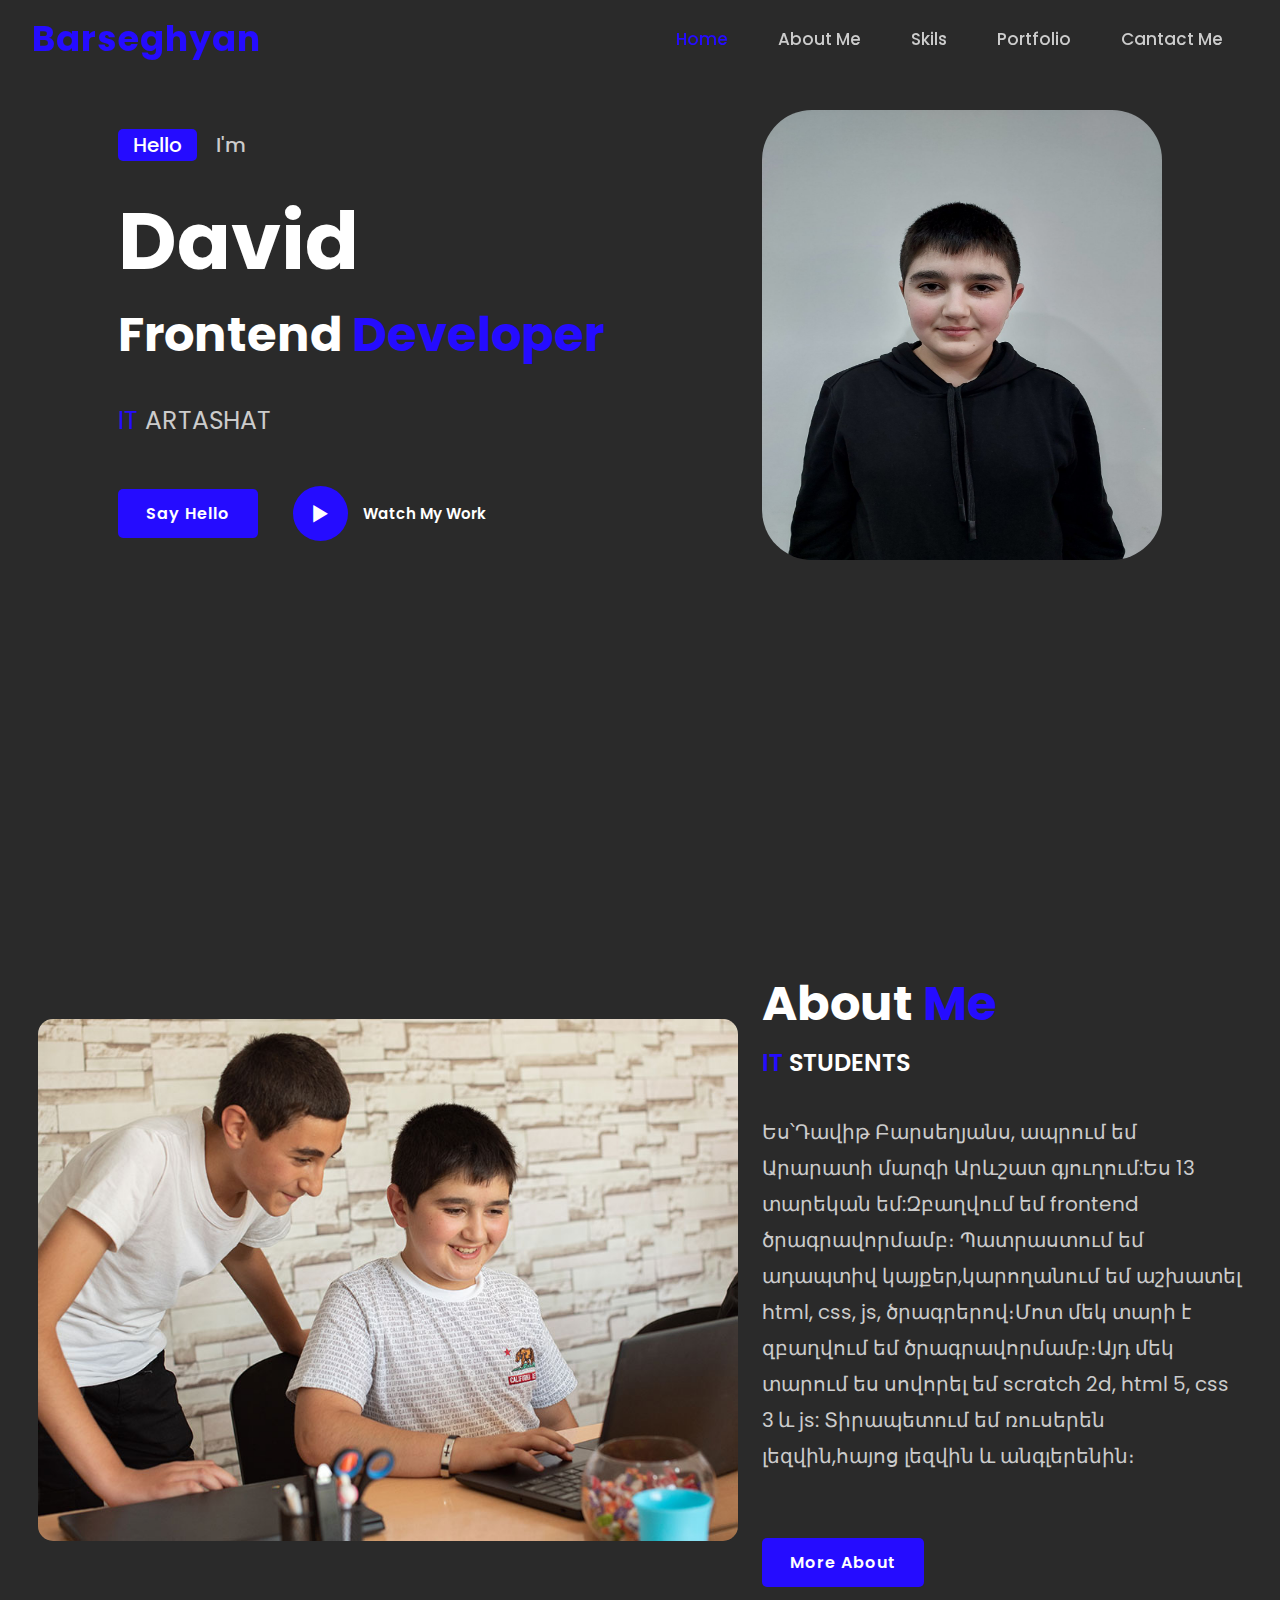
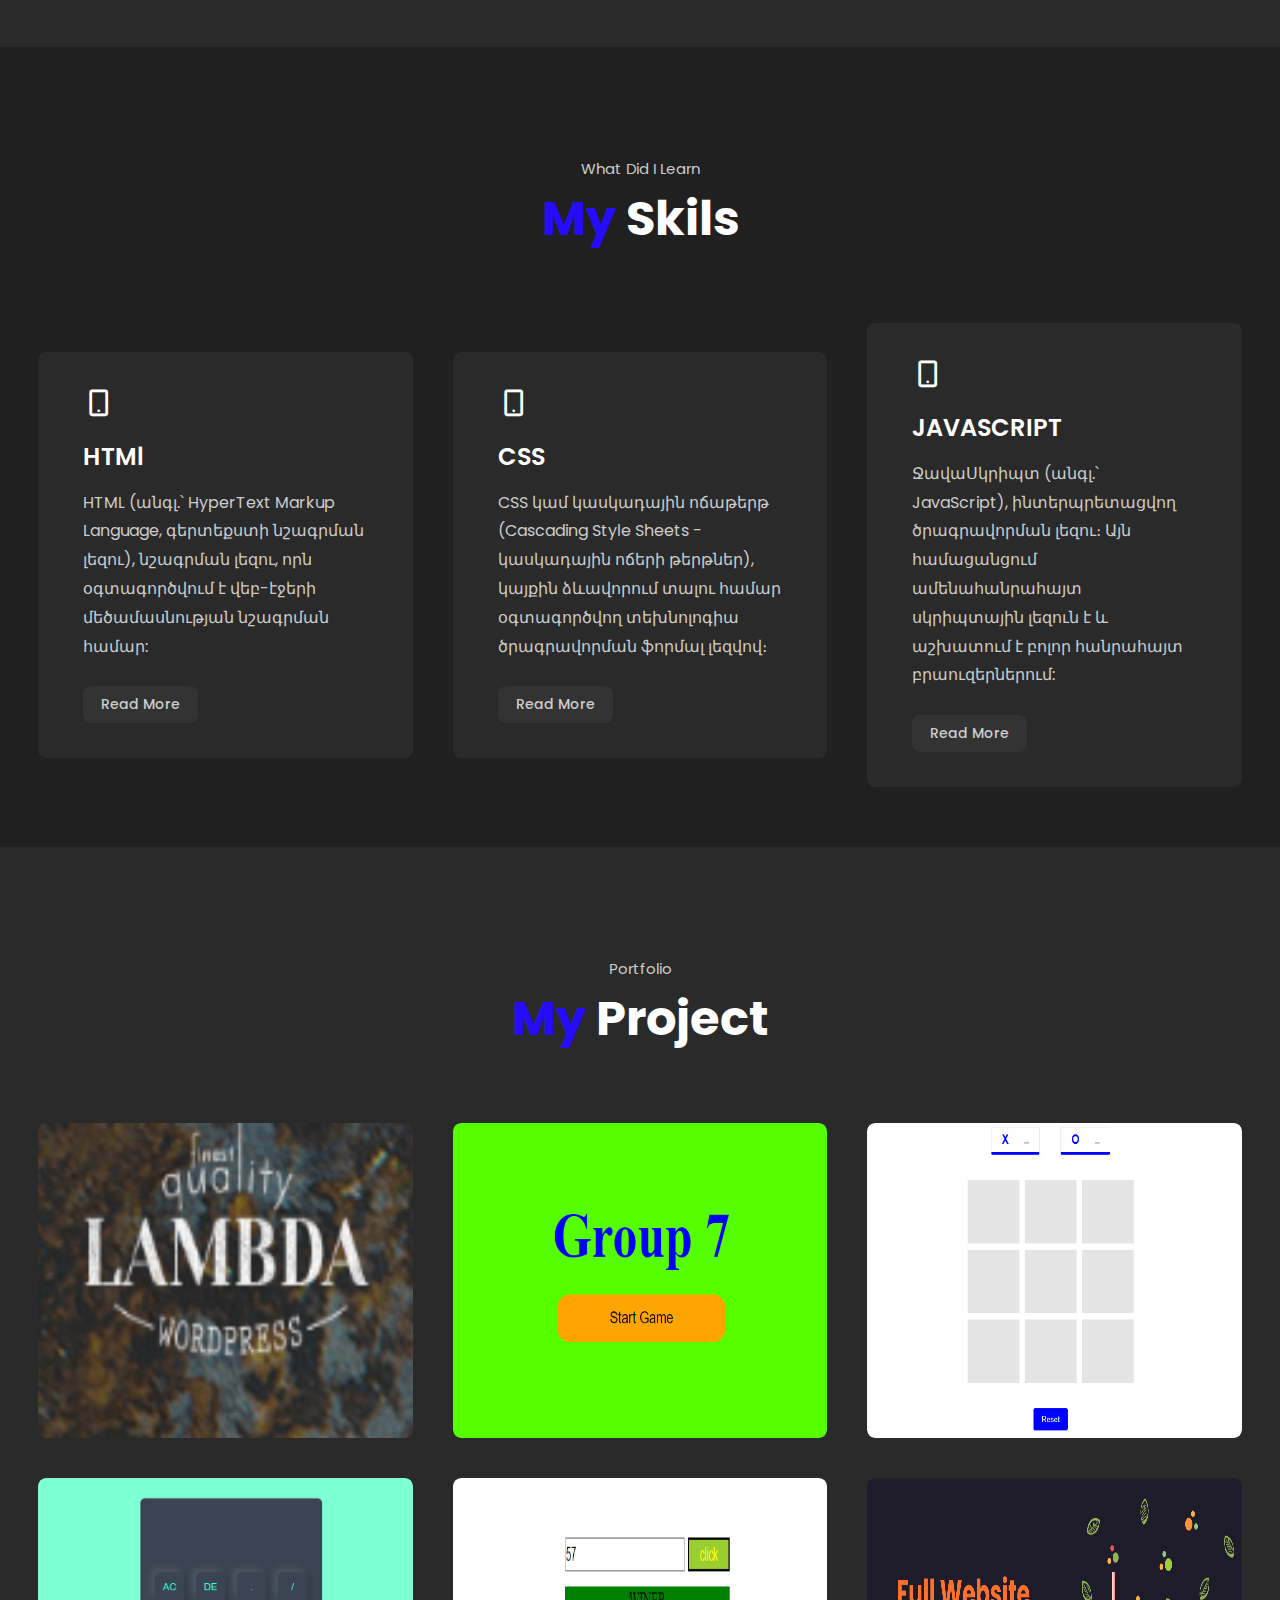
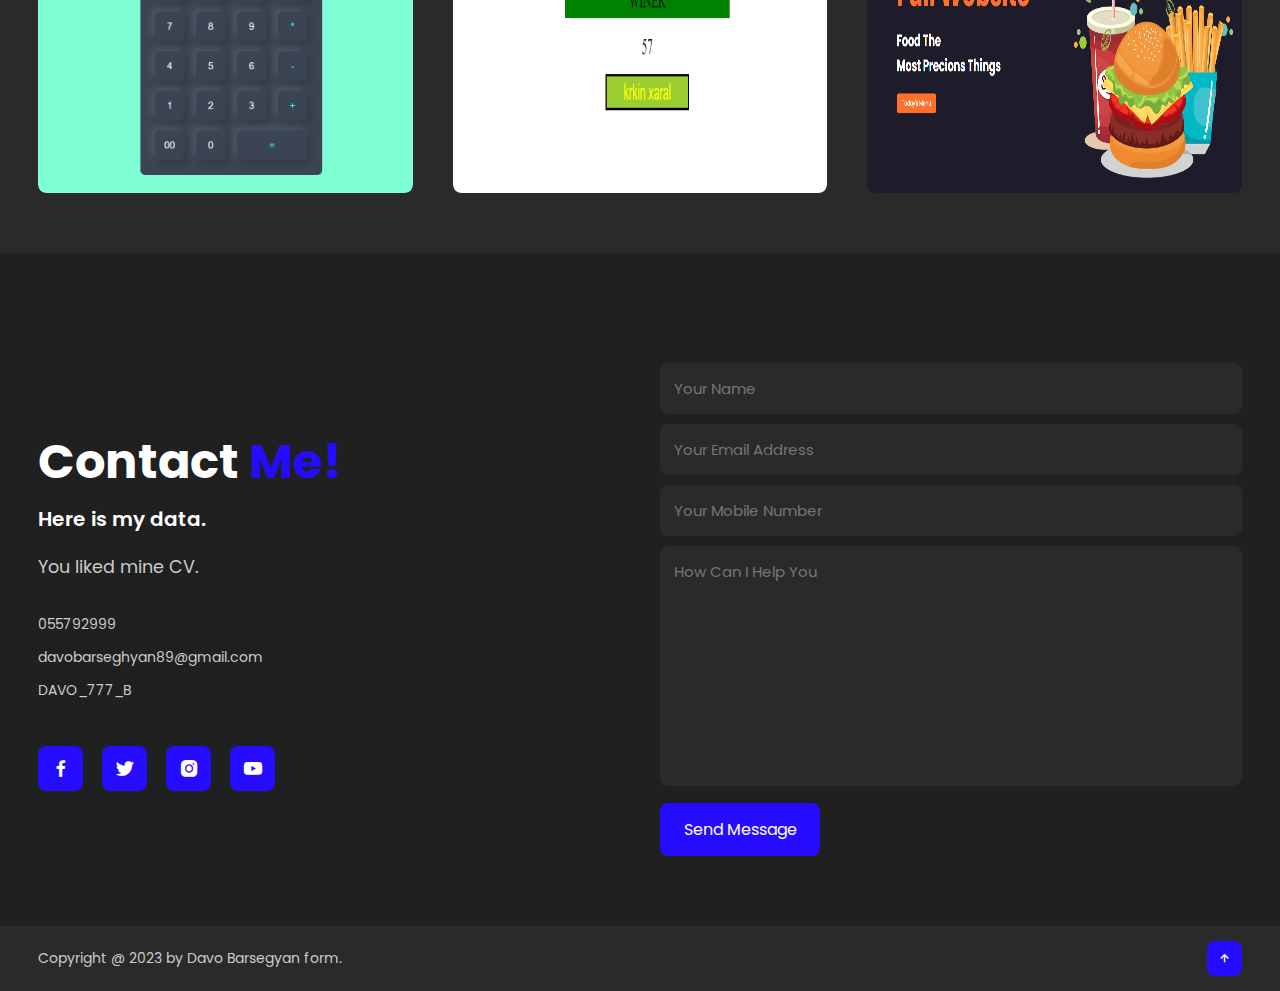
<file: index.html>
<!DOCTYPE html>
<html lang="en">
<head>
    <meta charset="UTF-8">
    <meta name="viewport" content="width=device-width, initial-scale=1">
    <link rel="stylesheet" href="style.css">
    <title>Responsive Portfolio Website</title>

    <link href='https://unpkg.com/boxicons@latest/css/boxicons.min.css' rel='stylesheet'>

    <link rel="preconnect" href="https://fonts.googleapis.com">
    <link rel="preconnect" href="https://fonts.gstatic.com" crossorigin>
    <link href="https://fonts.googleapis.com/css2?family=Poppins:wght@300;400;500;600;700;800;900&display=swap" rel="stylesheet">

</head>
<body>
    <!-- header -->
    <header>
        <a href="#" class="logo"><span>Barseghyan</span></a>

        <ul class="navlist">
          <li><a href="#home" class="active">Home</a></li>
          <li><a href="#about">About Me</a></li>
          <li><a href="#services">Skils</a></li>
          <li><a href="#portfolio">Portfolio</a></li>
          <li><a href="#cantact">Cantact Me</a></li>
        </ul>
      <div class="bx bx-menu" id="menu-icon">

      </div>
    </header>

    <!--section home  -->
    <section class="home" id="home">
        <div class="home-text">
            <div class="slide">
               <span class="one">Hello</span>
               <span class="two">I'm</span>
            </div>
            <h1>David</h1>
            <h3 class="h10">Frontend<span> Developer</span></h3>
            <p><span>IT</span> ARTASHAT</p>
            <div class="button">
                <a href="#" class="btn">Say Hello</a>
                <a href="#" class="btn2"><span><i class="bx bx-play"></i></span>Watch My Work</a>

            </div>
            
        </div>
        <img src="davo.jpg" alt="" class="img">
    </section>

    <!-- about section -->
    <section class="about" id="about">
      <div class="about-img">
        <img src="dav.jpg" alt="">
      </div>

      <div class="about-text">
        <h2>About <span>Me</span></h2>
        <h4><span>IT</span> STUDENTS</h4>
        <p>Ես՝Դավիթ Բարսեղյանս,  ապրում եմ Արարատի մարզի Արևշատ գյուղում:Ես 13 տարեկան եմ:Զբաղվում եմ frontend ծրագրավորմամբ։ Պատրաստում եմ  ադապտիվ  կայքեր,կարողանում եմ աշխատել html, css, js, ծրագրերով։Մոտ մեկ  տարի  է զբաղվում  եմ  ծրագրավորմամբ։Այդ մեկ տարում ես սովորել եմ scratch 2d, html 5, css 3 և js: Տիրապետում  եմ ռուսերեն լեզվին,հայոց լեզվին  և  անգլերենին։</p>
        <a href="#" class="btn">More About</a>   
      </div>
    </section>

    <!-- service section -->
    <section class="services" id="services">
        <div class="main-text">
           <p>What Did I Learn</p>
           <h2><span>My</span> Skils</h2>
        </div>

        <div class="services-contact">
            <div class="box">
               <div class="s-icons">
                  <i class="bx bx-mobile-alt"></i>
               </div>
               <h3>HTMl</h3>
               <p>HTML (անգլ.՝ HyperText Markup Language, գերտեքստի նշագրման լեզու), նշագրման լեզու, որն օգտագործվում է վեբ-էջերի մեծամասնության նշագրման համար:</p>
               <a href="#" class="read">Read More</a>
            </div>

            <div class="box">
                <div class="s-icons">
                   <i class="bx bx-mobile-alt"></i>
                </div>
                <h3>CSS</h3>
                <p>CSS կամ կասկադային ոճաթերթ (Cascading Style Sheets - կասկադային ոճերի թերթներ), կայքին ձևավորում տալու համար օգտագործվող տեխնոլոգիա ծրագրավորման ֆորմալ լեզվով։ </p>
                <a href="#" class="read">Read More</a>
             </div>

             <div class="box">
                <div class="s-icons">
                   <i class="bx bx-mobile-alt"></i>
                </div>
                <h3>JAVASCRIPT</h3>
                <p>ՋավաՍկրիպտ (անգլ.՝ JavaScript), ինտերպրետացվող ծրագրավորման լեզու։ Այն համացանցում ամենահանրահայտ սկրիպտային լեզուն է և աշխատում է բոլոր հանրահայտ բրաուզերներում:</p>
                <a href="#" class="read">Read More</a>
             </div>
        </div>
    </section>
    
    <!-- portfolio section -->

    <section class="portfolio" id="portfolio">
        <div class="main-text">
            <p>Portfolio</p>
            <h2><span>My</span> Project</h2>
         </div>

         <div class="portfolio-content">
            <div class="row">
               <a><img src="Lam.png" alt="" class="img3"></a>
               
               <div class="layer">
                   <h5>Visual Design</h5>
                   <p>Lorem ipsum dolor sit amet consectetur adipisicing elit. Nostrum, nobis!</p>  
                   <a href="index1.html" target="_blank"><i class="bx bx-link-external"></i></a>
                </div>
            </div>
            
            <div class="row">
                <img src="ga..png" alt="" class="img6">
                <div class="layer">
                    <h5>Visual Design</h5>
                    <p>Lorem ipsum dolor sit amet consectetur adipisicing elit. Nostrum, nobis!</p>  
                    <a href="index2.html" target="_blank"><i class="bx bx-link-external"></i></a>
                 </div>
             </div>

             <div class="row">
                <img src="ttt.png" alt="" class="img1">
                <div class="layer">
                    <h5>Visual Design</h5>
                    <p>Lorem ipsum dolor sit amet consectetur adipisicing elit. Nostrum, nobis!</p>  
                    <a href="index3.html" target="_blank"><i class="bx bx-link-external"></i></a>
                 </div>
             </div>

             <div class="row">
                <img src="calculator.png" alt="" class="img2">
                <div class="layer">
                    <h5>Visual Design</h5>
                    <p>Lorem ipsum dolor sit amet consectetur adipisicing elit. Nostrum, nobis!</p>  
                    <a href="index4.html" target="_blank"><i class="bx bx-link-external"></i></a>
                 </div>
             </div>

             <div class="row">
                <img src="gsh.png" alt="" class="img4">
                <div class="layer">
                    <h5>Visual Design</h5>
                    <p>Lorem ipsum dolor sit amet consectetur adipisicing elit. Nostrum, nobis!</p>  
                    <a href="index5.html" target="_blank"><i class="bx bx-link-external"></i></a>
                 </div>
             </div>

             <div class="row">
                <img src="food.png" alt="" class="img5">
                <div class="layer">
                    <h5>Visual Design</h5>
                    <p>Lorem ipsum dolor sit amet consectetur adipisicing elit. Nostrum, nobis!</p>  
                    <a href="index6.html" target="_blank"><i class="bx bx-link-external"></i></a>
                 </div>
             </div>  
         </div>
    </section>

    <!-- contact section -->
    <section class="contact" id="cantact">
      <div class="cantact-text">
        <h2>Contact <span>Me!</span></h2>
        <h4>Here is my data.</h4>
        <p>You liked mine CV.</p>
        <div class="list">
           <li><a href="#">055792999</a></li>
           <li><a href="#">davobarseghyan89@gmail.com</a></li>
           <li><a href="#">DAVO_777_B</a></li>
        </div>

        <div class="cantact-icons">
           <a href="http://facebook.com" target="_blank"><i class="bx bxl-facebook"></i></a>
           <a href="http://twitter.com" target="_blank"><i class="bx bxl-twitter"></i></a>
           <a href="http://instagram.com" target="_blank"><i class="bx bxl-instagram-alt"></i></a>
           <a href="http://youtube.com" target="_blank"><i class="bx bxl-youtube"></i></a>
        </div>
      </div>
      <div class="cantact-from">
        <form action="">
            <input type="name" placeholder="Your Name">
            <input type="email" placeholder="Your Email Address" >
            <input type="" placeholder="Your Mobile Number">
            <textarea name="" id="" cols="35" rows="10" placeholder="How Can I Help You" required></textarea>
            <input type="submit" value="Send Message" class="submit" readonly>
        </form>
      </div>
    </section>

    <!-- footer -->
    <footer class="end">
        <div class="last-text">
           <p>Copyright @ 2023 by Davo Barsegyan form.</p>
        </div>
        
        <div class="top">
           <a href="#home"><i class="bx bx-up-arrow-alt"></i></a>
        </div>
    </footer>
    <script src="app.js"></script>
</body>
</html>
</file>
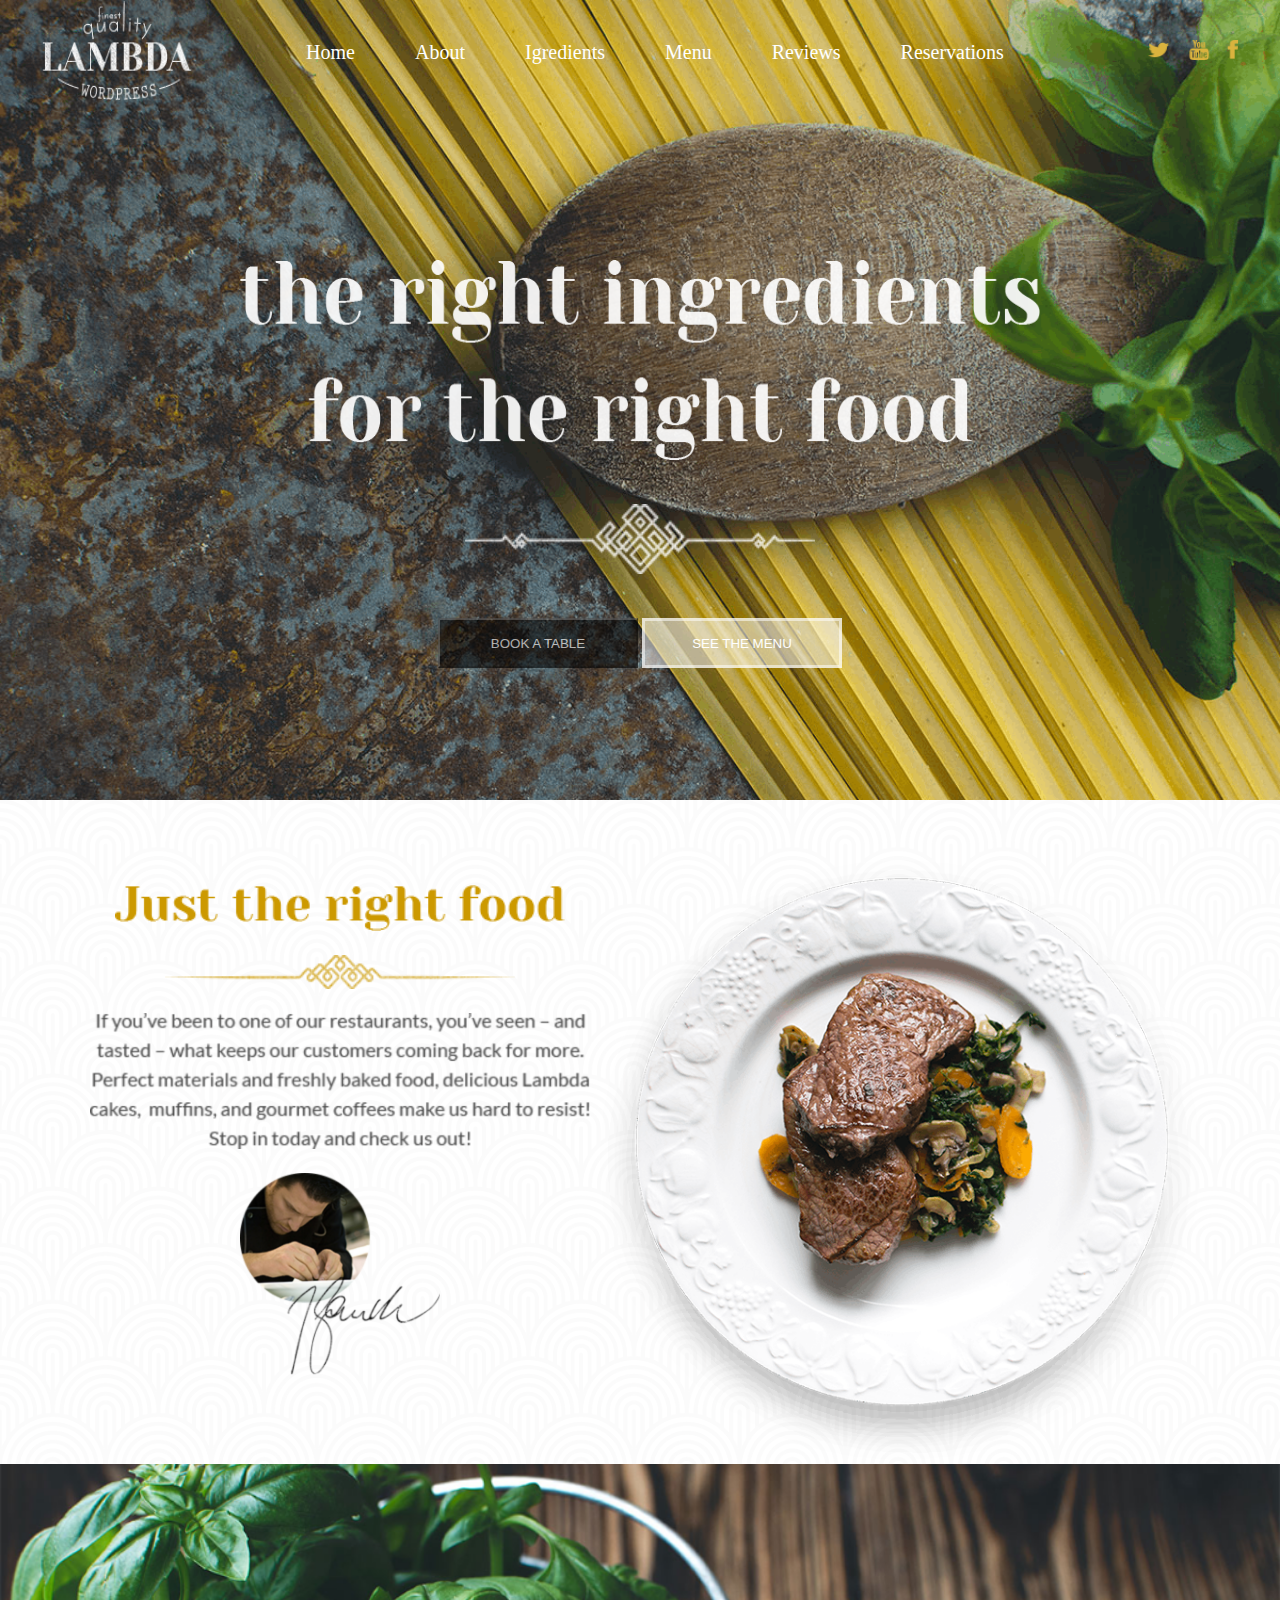
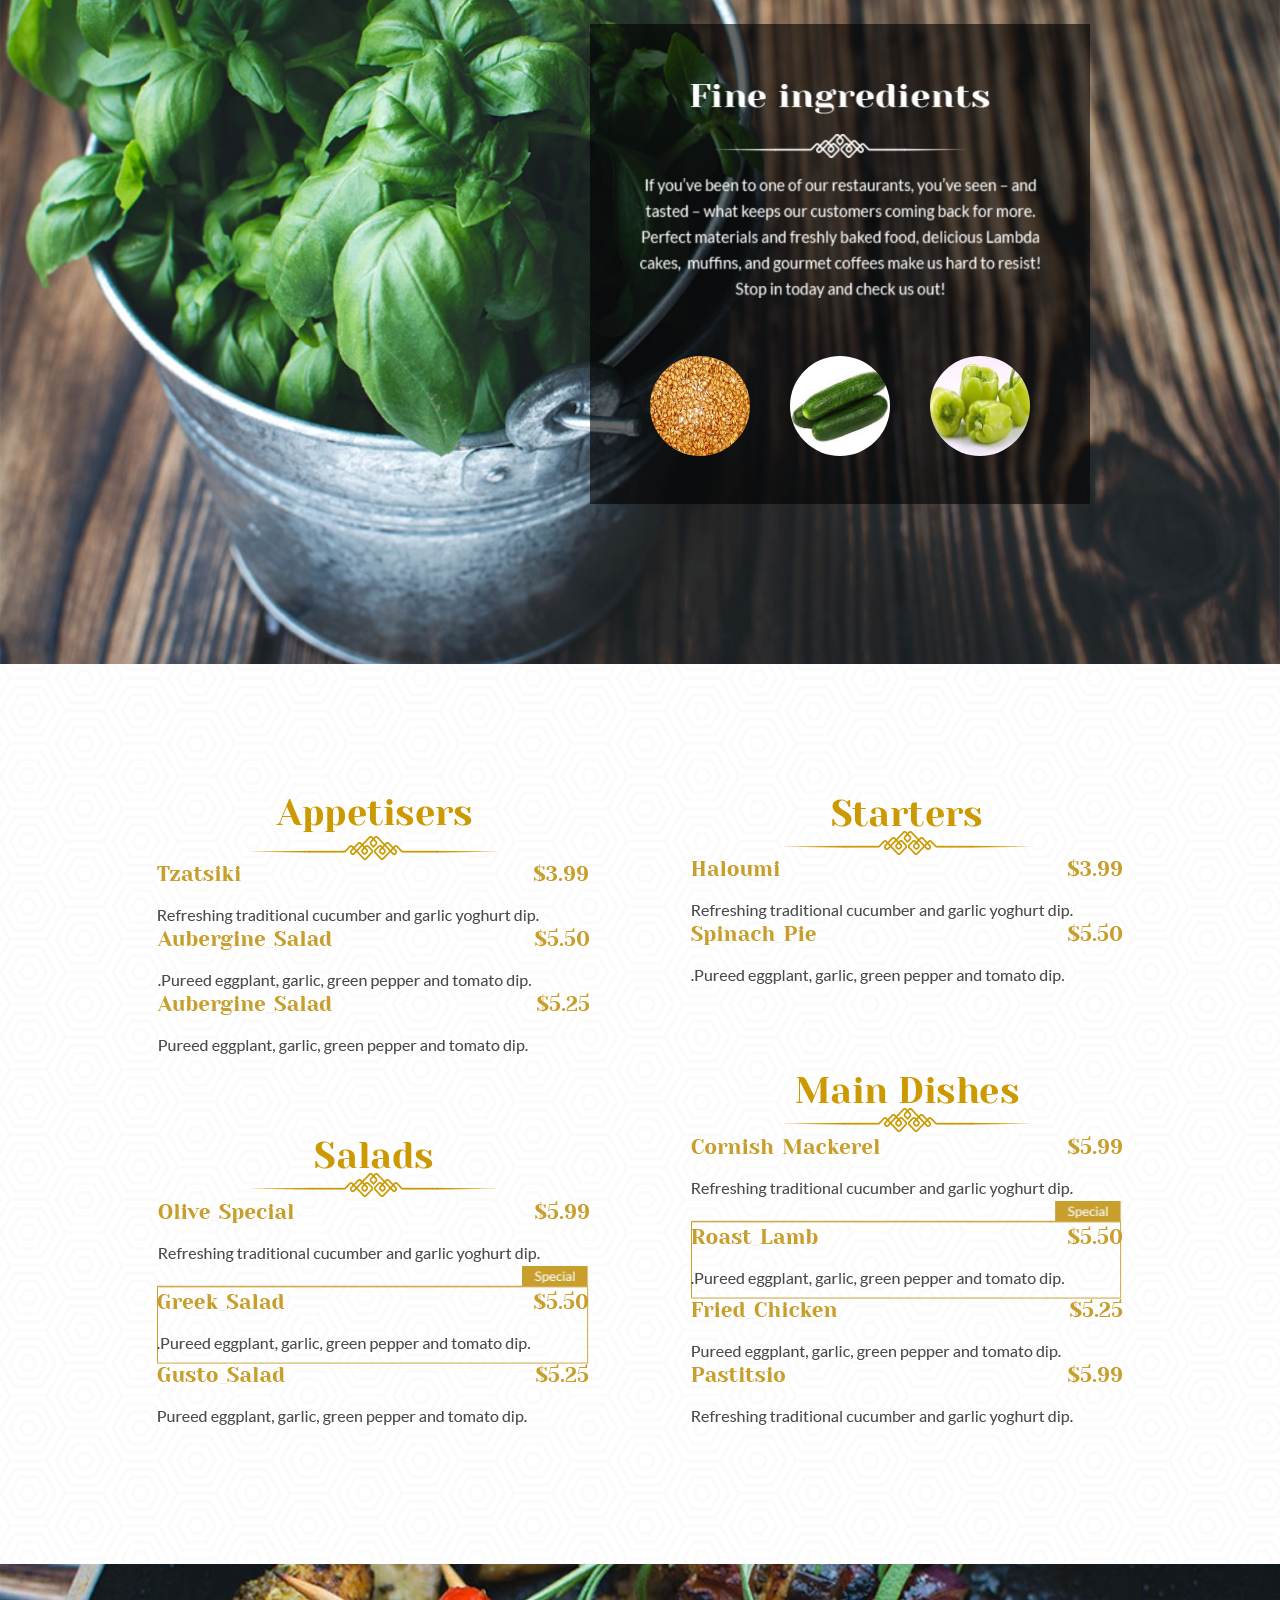
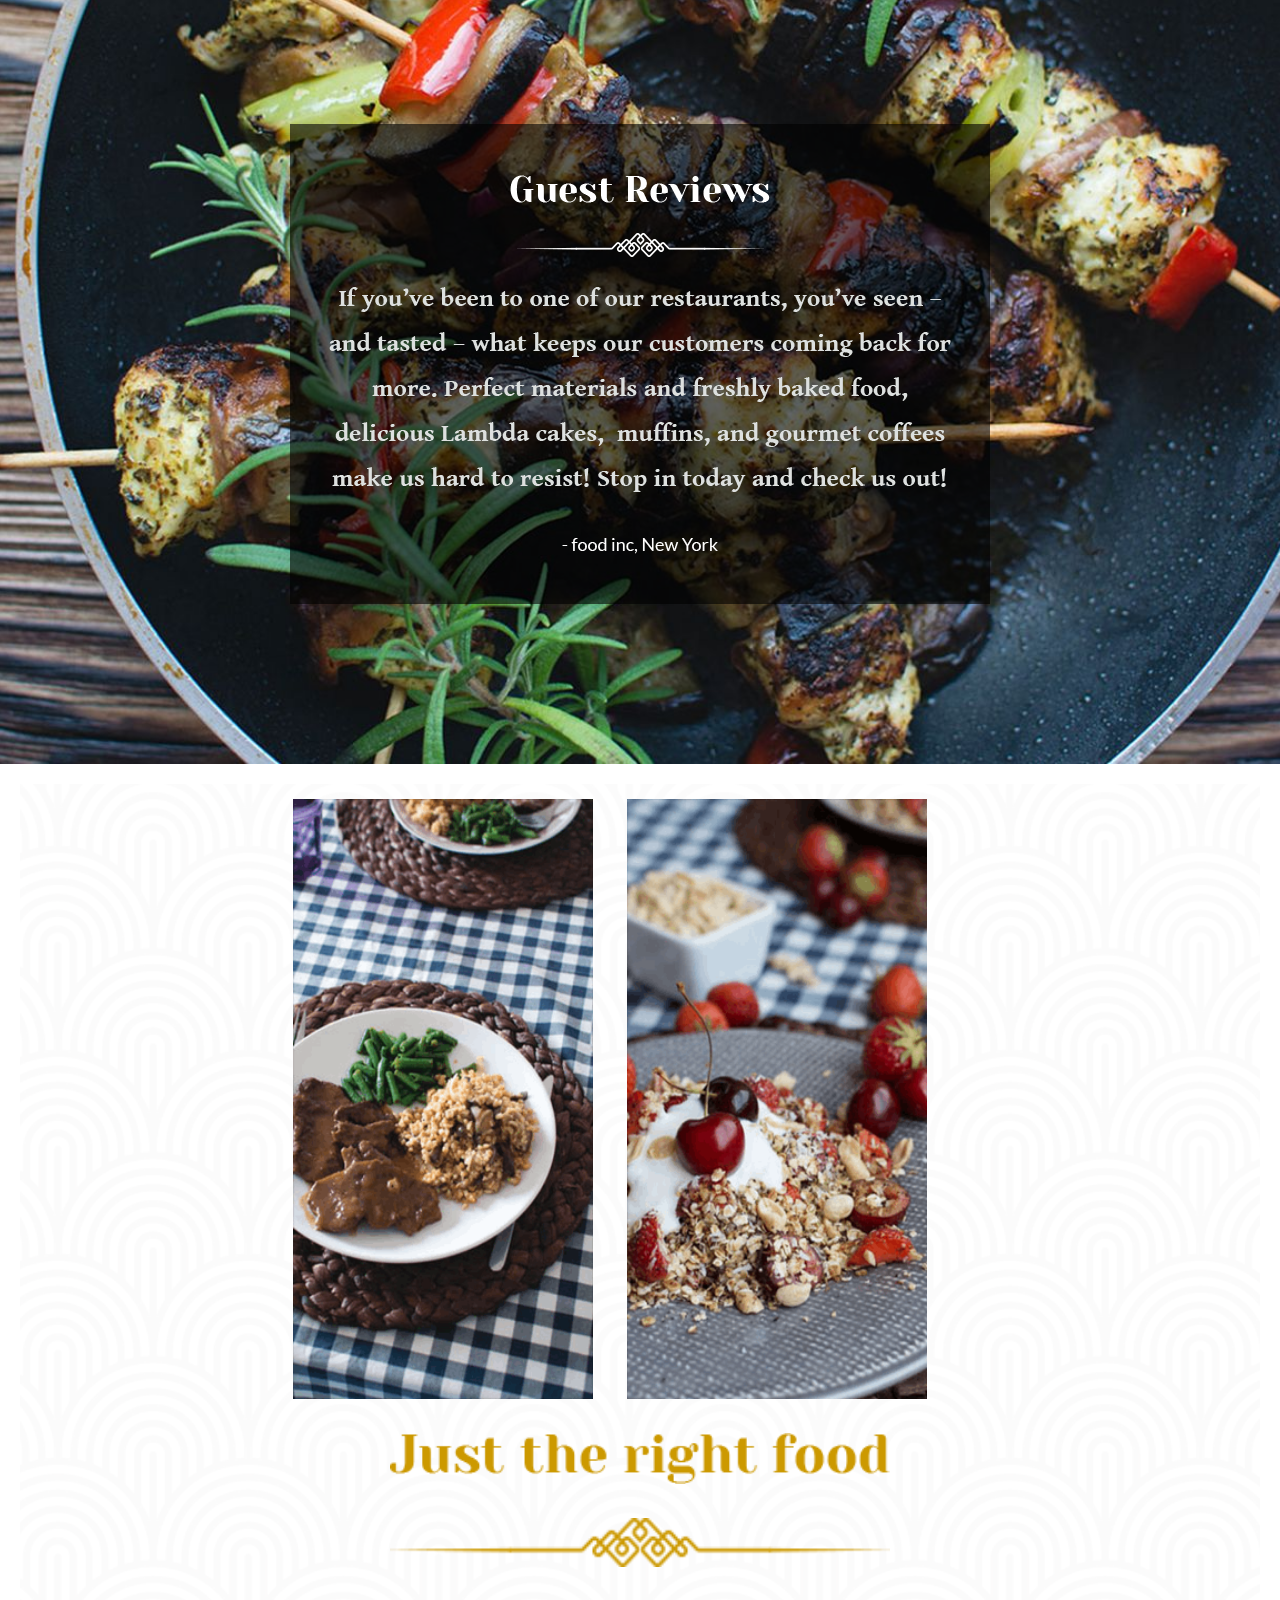
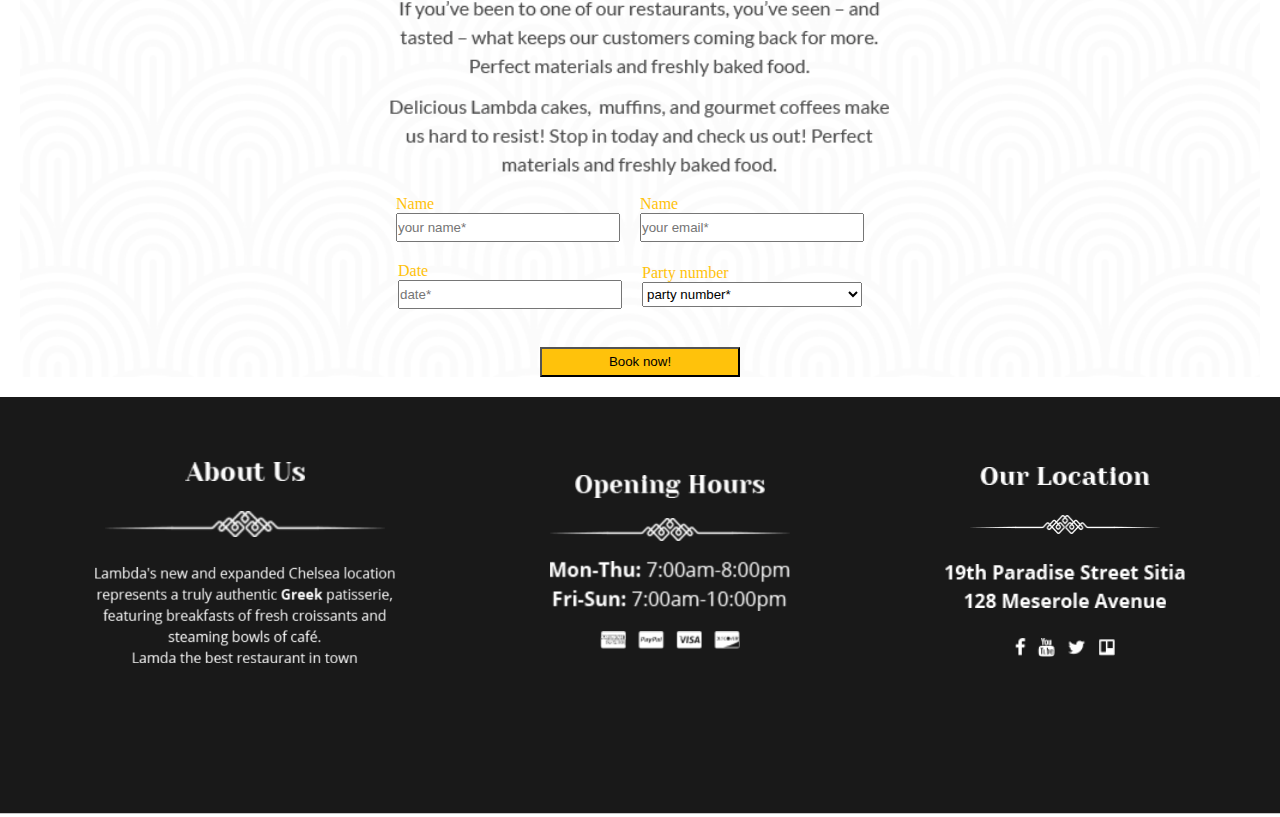
<file: index1.html>
<!DOCTYPE html>
<html lang="en">
<head>
    <meta charset="UTF-8">
    <link rel="stylesheet" href="style1.css">
    <title>LAMBADA</title>
</head>
<body>
     <header>
        <div class="topdiv">
            <div class="div1">
                <img src="Logo.png" alt="">
            </div>
            <div class="div2">
                <ul>
                    <li>Home</li>
                    <li>About</li>
                    <li>Igredients</li>
                    <li>Menu</li>
                    <li>Reviews</li>
                    <li>Reservations</li>
                </ul> 
            </div>
           <div class="div3">
                <img src="Social.png" alt="">
           </div>
        </div>
        <div class="topdiv1">
            <div class="div4">
                <img src="Callout Text.png" alt="">
            </div>
            <div class="div5">
                <img src="Divider.png" alt="">
            </div>
            <div class="div8">
                <button class="div6">BOOK A TABLE</button>
                <button class="div7">SEE THE MENU</button>
            </div>
        </div>
     </header>
     <section class="section1">
            <div class="topdiv3">
                <div class="div9">
                    <img src="Heading.png" alt="">
                </div>
                <div class="div10">
                    <img src="Divider 1.png" alt="">
                </div>
                <div class="div11">
                    <img src="text 1.png" alt="">
                </div>
                <div class="div12">
                    <img src="nkar.png" alt="">
                </div>
            </div>
            <div class="topdiv4">
                <div class="div13">
                    <img src="dish.png" alt="">
                </div>
            </div>
     </section>
     <section class="section2">
          <div class="topdiv5">
            <div class="div21">
              <img src="Social1.png" alt="" class="div15">
              <img src="nkar3.png" alt="" class="div16">
              <img src="nkar4.png" alt="" class="div17">
            </div>
             <div class="div22">
              <img src="qw1.jpg" alt="" class="div18">
              <img src="qw5.jpg" alt="" class="div19">
              <img src="qw3.jpg" alt="" class="div20">
            </div>
          </div>
     </section>
     <section class="section3">
        <div class="top">
          <div class="topdiv6">
            <div  class="div27">
                <img src="mn5.png" alt="">
            </div>
            <div  class="div26">
                <img src="mn4.png" alt="">
            </div>
            <div  class="div25">
                <img src="mn3.png" alt="">
            </div>
            <div  class="div24">
                <img src="mn2.png" alt="">
            </div>
            <div class="div23">
                <img src="mn1.png" alt="">
            </div>
          </div>
          <div class="topdiv8">
          <div class="div30">
            <img src="nb2.png" alt="">
          </div>
          <div class="div31">
            <img src="nb3.png" alt="">
          </div>
          <div class="div32">
            <img src="nb4.png" alt="">
          </div>
          <div class="div33">
             <img src="nb6.png" alt="" >
          </div> 
         <div class="div34">
            <img src="nb7.png" alt="">
         </div>
        </div>
        </div>
        <div class="top1">
          <div class="topdiv7">
            <div class="div35">
                <img src="mb1.png" alt="">
            </div>
            <div class="div36">
                <img src="mb2.png" alt="">
            </div>
            <div class="div37">
                <img src="mb3.png" alt="">
            </div>
            <div class="div38">
                <img src="mb4.png" alt="">
            </div>
          </div>
          <div class="topdiv9">
            <div class="div39">
               <img src="da1.png" alt="">
            </div>
            <div class="div40">
                <img src="da2.png" alt="">
            </div>
            <div class="div41">
                <img src="da3.png" alt="">
            </div>
            <div class="div29">
                <img src="da5.png" alt="">
            </div>
            <div class="div42">
                <img src="da6.png" alt="">
            </div>
            <div class="div43">
                <img src="da7.png" alt="">
            </div>
          </div>
          </div>
     </section>
     <section class="section4">
        <div class="topdiv21">
            <img src="ti1.png" alt="" class="div70">
            <img src="ti2.png" alt="" class="div71">
            <img src="ti3.png" alt="" class="div72">
        </div>
     </section>
     <section class="section5">
           <div class="topdiv10">
              <img src="ca1.png" alt="" class="div80">
              <img src="ca2.png" alt="" class="div81">
           </div>
           <div class="topdiv13">
              <div>
                <img src="ca3.png" alt="" class="div90">
              </div>
              <div>
                <img src="ca4.png" alt="" class="div86">
              </div>
              <div>
                <img src="ca5.png" alt="" class="div87">
              </div>
              <div class="topdiv11">
                <div class="div53">
                <label class="name1">Name</label><br>
                <input type="text" name="name" placeholder="your name*" class="name2">
              </div> 
              <div class="div51">
                <label class="name1">Name</label><br>
                <input type="email" name="name" placeholder="your email*">
              </div>
              </div>
              <div class="topdiv12">
               <div class="div54">
                <label class="name1">Date</label><br>
                <input type="datetime" name="date" placeholder="date*" class="div82">
              </div>
              <div class="div52">
                <label class="name1">Party number</label><br>
                <select name="Purty number" class="name3" >
                  <option value="party number*">party number*</option>
                  <option value="1">1</option>
                  <option value="2">2</option>
                  <option value="3">3</option>
                  <option value="4">4</option>
                </select>
              </div>
              </div>
              <div class="div50">
                <button>Book now!</button>
              </div>
          </div>
     </section>
         <footer>
            <div class="topdiv20">
               <div class="topdiv15">
                   <img src="a1.png" alt="" class="div57">
                   <img src="a3.png" alt="" class="div56"> 
                   <img src="a2.png" alt="" class="div55">
               </div>
               <div class="topdiv16">
                   <img src="e1.png" alt="" class="div58">
                   <img src="e2.png" alt="" class="div59">
                   <img src="e3.png" alt="" class="div60">
                   <img src="e4.png" alt="" class="div61">
               </div>
               <div class="topdiv17">
                   <img src="er1.png" alt="" class="div62">
                   <img src="er2.png" alt="" class="div63">
                   <img src="er3.png" alt="" class="div64">
                   <img src="er4.png" alt="" class="div65">
               </div>
            </div>
         </footer>
</html>
</file>
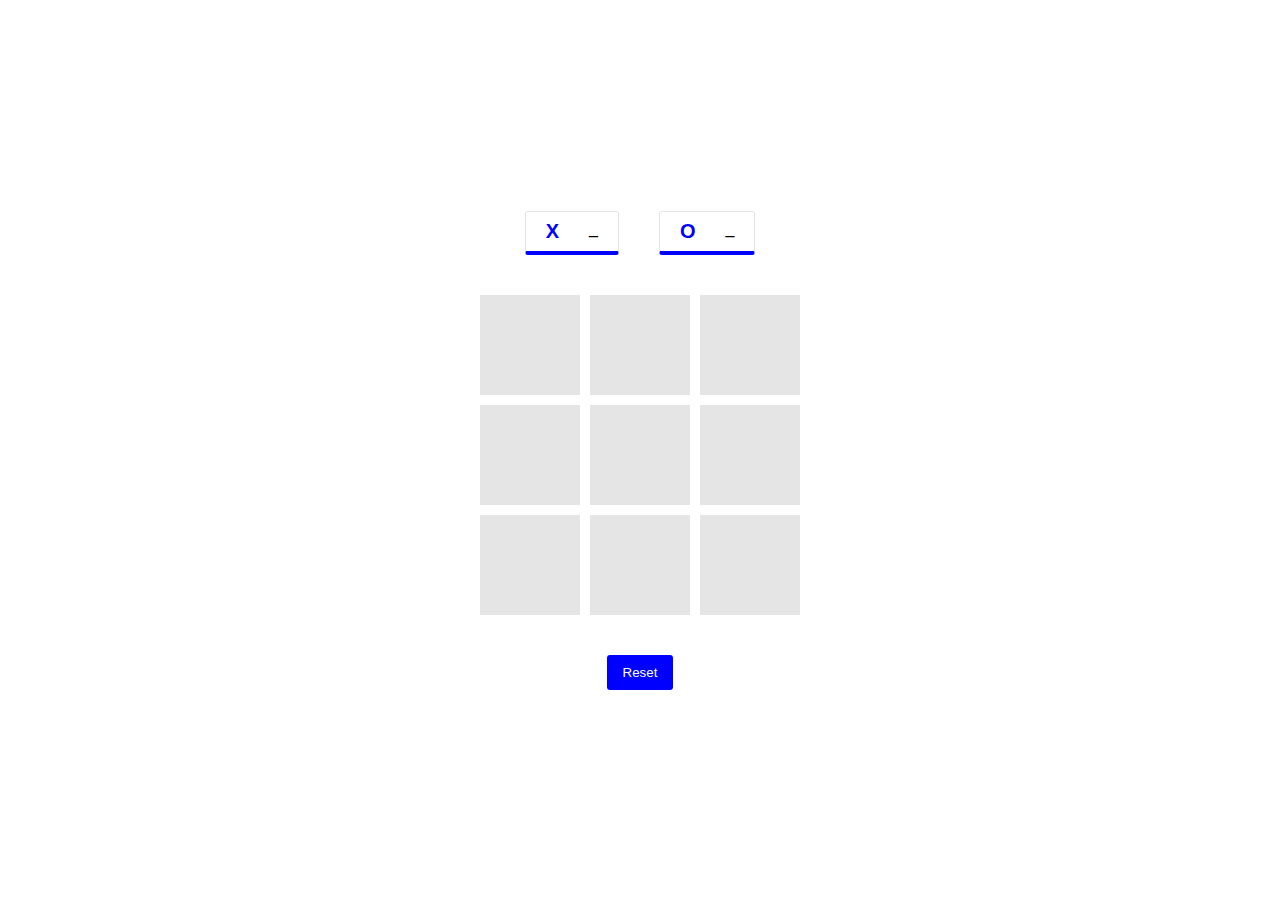
<file: index3.html>
<!DOCTYPE html>
<html lang="en">
<head>
    <meta charset="UTF-8">
    <meta http-equiv="X-UA-Compatible" content="IE=edge">
    <meta name="viewport" content="width=device-width, initial-scale=1.0">
    <title>Tick Tack Toe</title>
    <link rel="stylesheet" href="style3.css">
</head>
<body>

    <div class="tic-tac-toe">
        <div class="score">
            <div class="x">
               <span>X</span>
               <span id="xscore">_</span>
            </div>
            <div class="o">
                <span>O</span>
                <span id="oscore">_</span>
            </div>
        </div>
        <div class="game">
            <div class="box"></div>
            <div class="box"></div>
            <div class="box"></div>
            <div class="box"></div>
            <div class="box"></div>
            <div class="box"></div>
            <div class="box"></div>
            <div class="box"></div>
            <div class="box"></div>
        </div>
        <div class="reset">
            <button id="resetBtn">Reset</button>
        </div>
    </div>
    

    <script src="app3.js"></script>
</body>
</html>
</file>
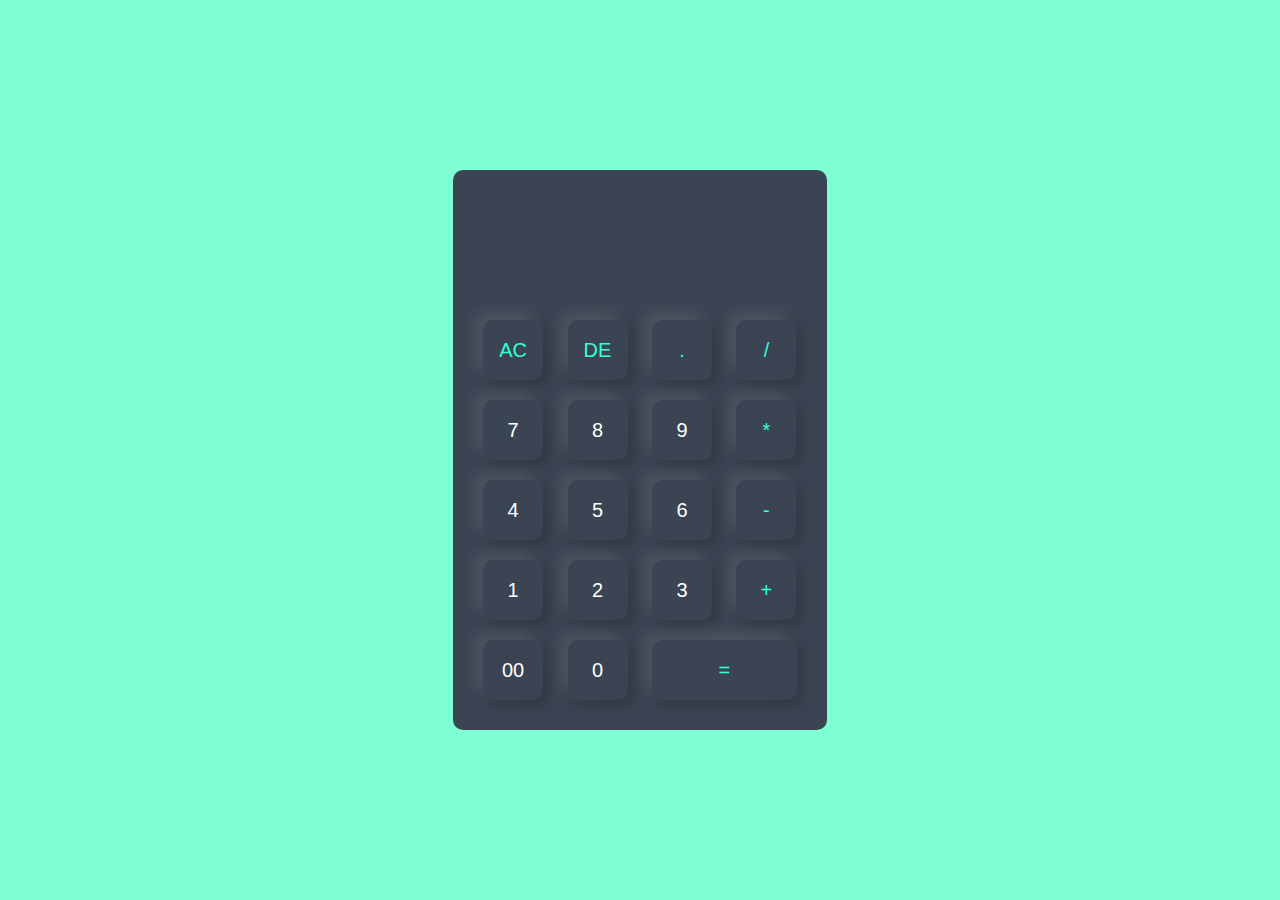
<file: index4.html>
<!DOCTYPE html>
<html lang="en">
<head>
    <meta charset="UTF-8">
    <meta name="viewport" content="width=device-width, initial-scale=1.0">
    <link rel="stylesheet" href="style4.css">
    <title>Calculator</title>
</head>
<body>

    <div class="container">
        <div class="calculator">
            <form>
                <div class="display">
                    <input type="text" name="display">
                </div>
                <div>
                    <input type="button" value="AC" onclick="display.value = '' " class="operator">
                    <input type="button" value="DE" onclick="display.value = display.value.toString().slice(0,-1)" class="operator">
                    <input type="button" value="." onclick="display.value += '.' " class="operator">
                    <input type="button" value="/" onclick="display.value += '/' " class="operator">
                </div>
                <div>
                    <input type="button" value="7" onclick="display.value += '7' ">
                    <input type="button" value="8" onclick="display.value += '8' ">
                    <input type="button" value="9" onclick="display.value += '9' ">
                    <input type="button" value="*" onclick="display.value += '*' " class="operator">
                </div>
                <div>
                    <input type="button" value="4" onclick="display.value += '4' ">
                    <input type="button" value="5" onclick="display.value += '5' ">
                    <input type="button" value="6" onclick="display.value += '6' ">
                    <input type="button" value="-" onclick="display.value += '-' " class="operator">
                </div>
                <div>
                    <input type="button" value="1" onclick="display.value += '1' ">
                    <input type="button" value="2" onclick="display.value += '2' ">
                    <input type="button" value="3" onclick="display.value += '3' ">
                    <input type="button" value="+" onclick="display.value += '+' " class="operator">
                </div>
                <div>
                    <input type="button" value="00" onclick="display.value += '00' ">
                    <input type="button" value="0" onclick="display.value += '0' ">
                    <input type="button" value="=" class="equal operator" onclick="display.value = eval(display.value)">
                </div>
            </form>
        </div>
    </div>
    
</body>
</html>
</file>
<file: index5.html>
<!DOCTYPE html>
<html lang="en">
<head>
    <meta charset="UTF-8">
    <meta http-equiv="X-UA-Compatible" content="IE=edge">
    <meta name="viewport" content="width=device-width, initial-scale=1.0">
    <link rel="stylesheet" href="style5.css">
    <title>Document</title>
</head>
<body>
    <div class="parent">
    <div class="div">
        <input type="text" id="txt" placeholder="grel tiv">
        <button id="btn">click</button>
    </div>

    
    <p id="test" class="p1"></p>
    <p id="test2"></p>
    <button id="btn2">krkin xaral</button>
    </div>




    <script src="app5.js"></script>
</body>
</html>
</file>
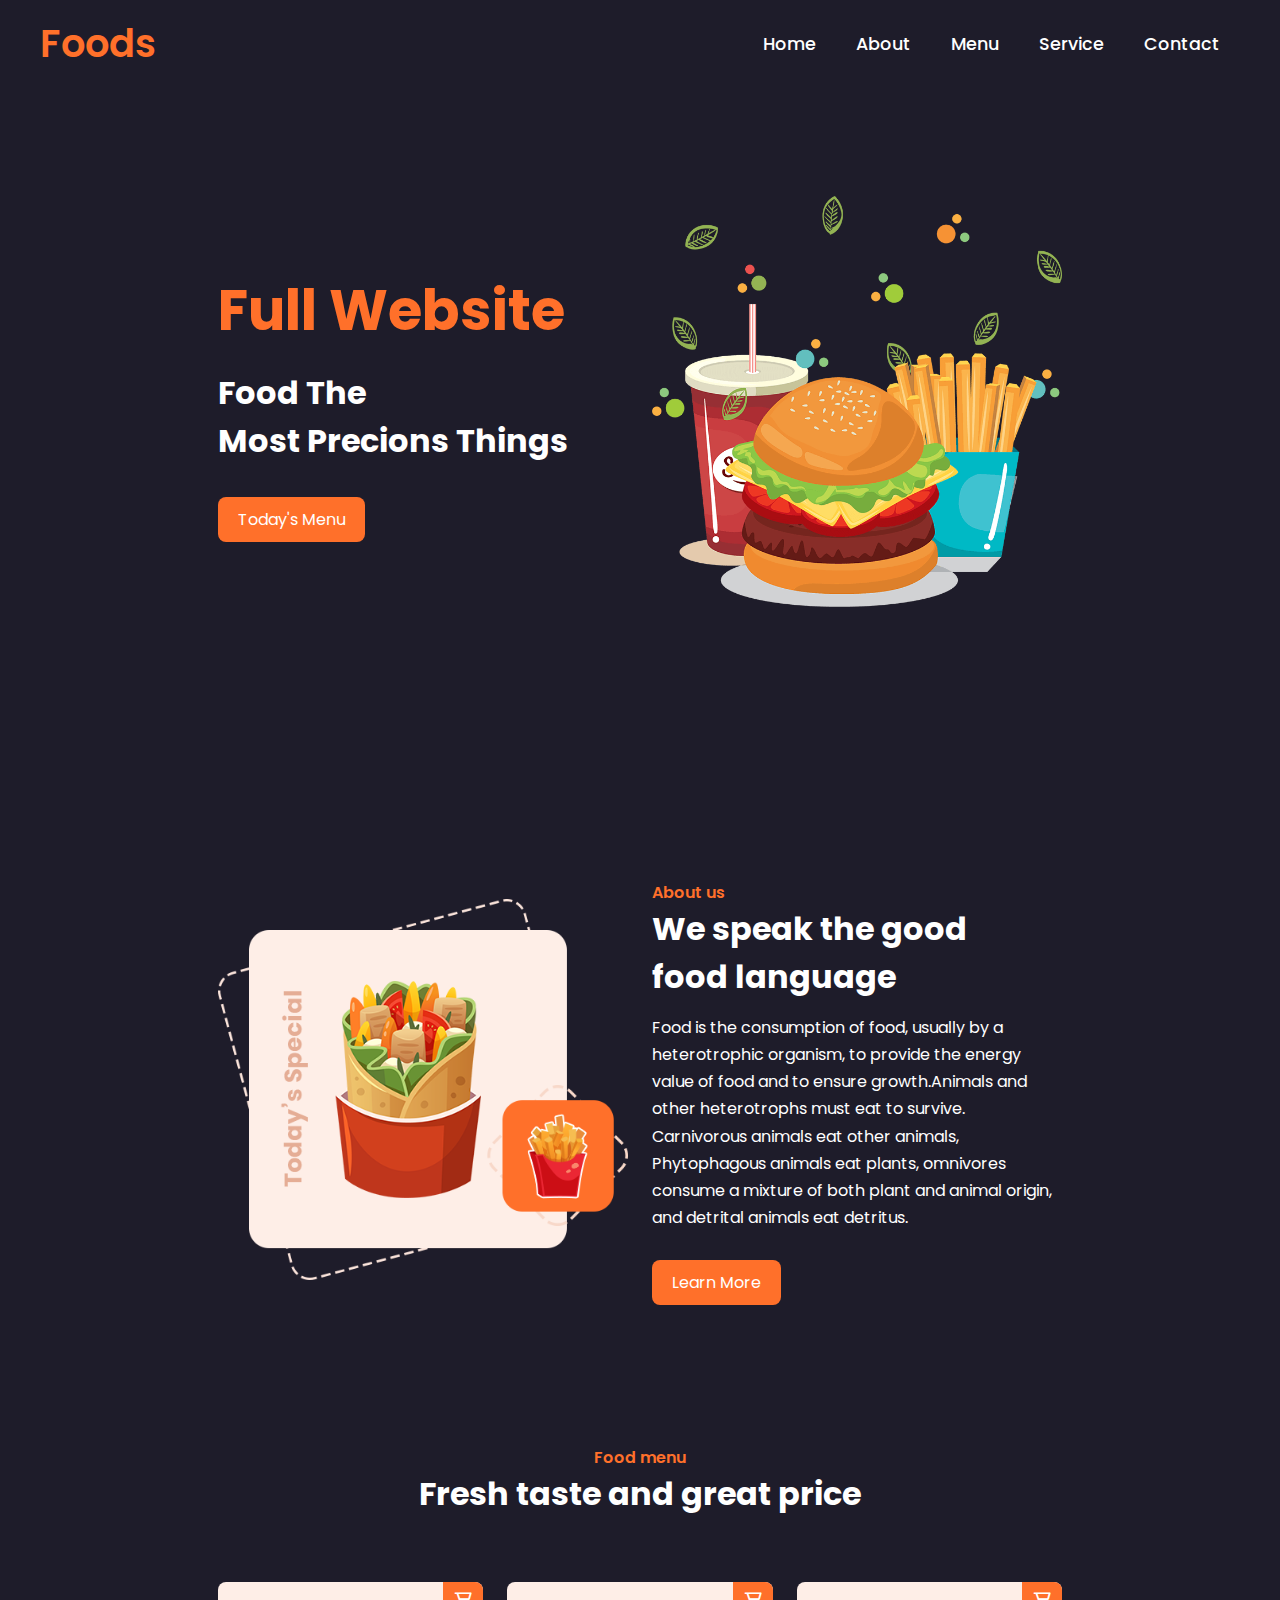
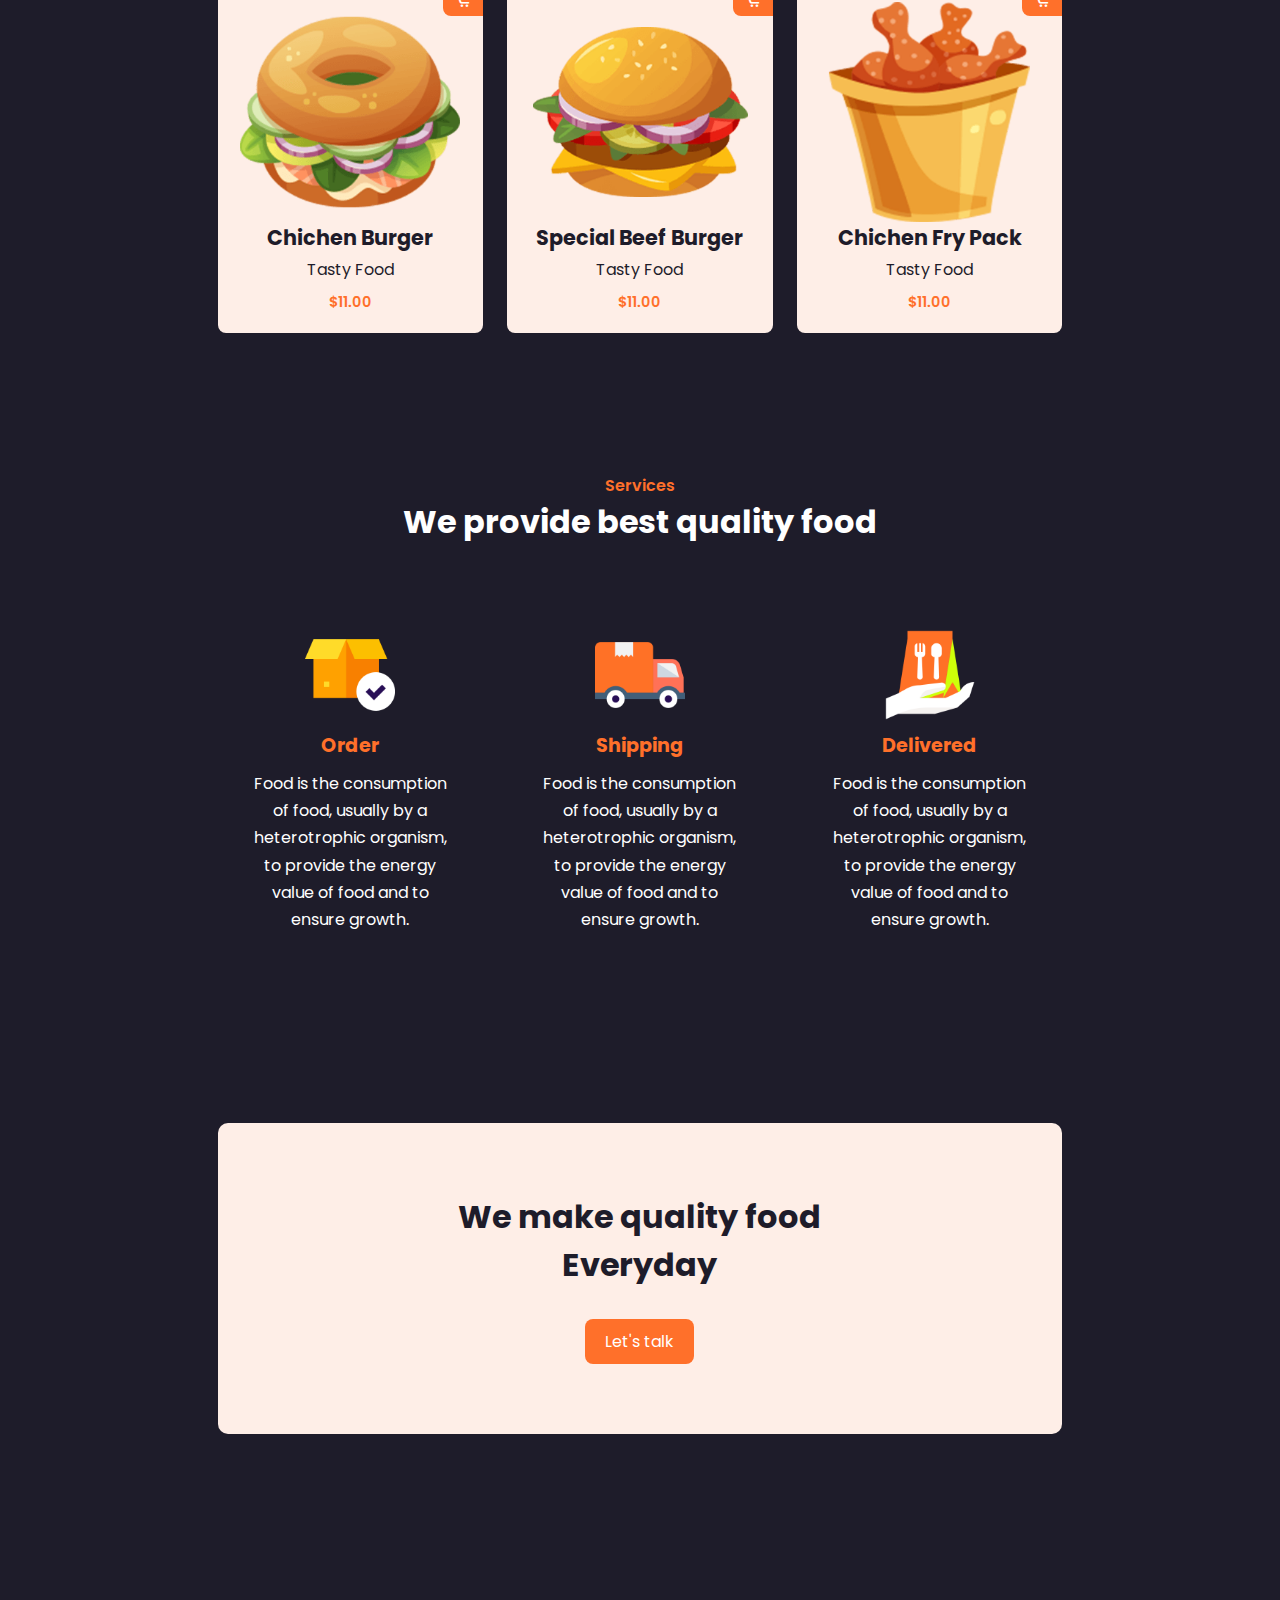
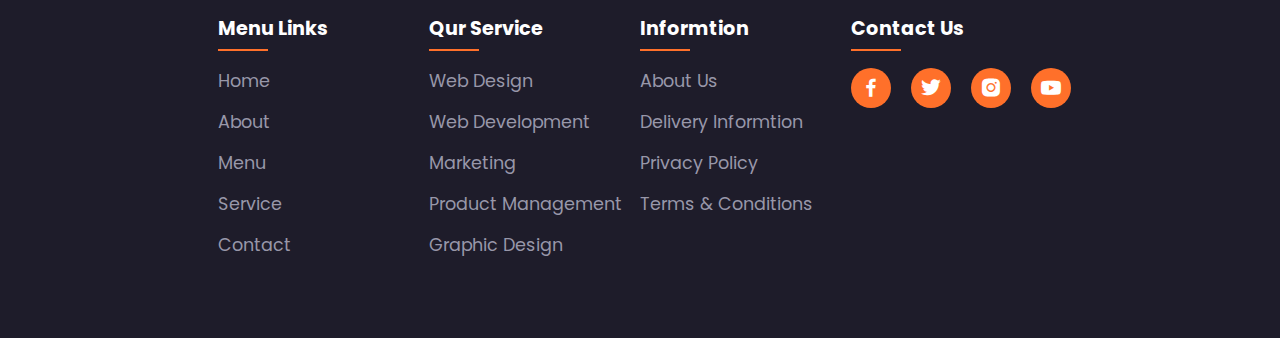
<file: index6.html>
<!DOCTYPE html>
<html lang="en">
<head>
    <meta charset="UTF-8">
    <meta name="viewport" content="width=device-width, initial-scale=1.0">
    <link rel="stylesheet" href="style6.css">
    <link rel="stylesheet" href="https://unpkg.com/boxicons@latest/css/boxicons.min.css">
    <link rel="preconnect" href="https://fonts.googleapis.com">
    <link rel="preconnect" href="https://fonts.gstatic.com" crossorigin>
    <link href="https://fonts.googleapis.com/css2?family=Poppins:wght@100;200;300;400;500;600;700;800;900&display=swap" rel="stylesheet">

    <title>full website design</title>
</head>
<body>
    <!-- header -->
    <header>
        <a href="#" class="logo">Foods</a>
        <div class="bx bx-menu" id="menu-icon"></div>

        <ul class="navbar">
            <li><a href="#home">Home</a></li>
            <li><a href="#about">About</a></li>
            <li><a href="#menu">Menu</a></li>
            <li><a href="#services">Service</a></li>
            <li><a href="#contact">Contact</a></li>
        </ul>
    </header>

    <!-- home section -->

    <section class="home" id="home">
        <div class="home-text">
            <h1>Full Website</h1>
            <h2>Food The <br> Most Precions Things</h2>
            <a href="#" class="btn">Today's Menu</a>
        </div>
        <div class="home-img">
           <img src="home.png" alt="">
        </div>
    </section>

    <!-- about section -->

    <section class="about" id="about">
        <div class="about-img">
            <img src="about.png" alt="">
        </div>
        <div class="about-text">
           <span>About us</span>
           <h2>We speak the good <br>food language</h2>
           <p>Food is the consumption of food, usually by a heterotrophic organism, to provide the energy value of food and to ensure growth.Animals and other heterotrophs must eat to survive. Carnivorous animals eat other animals, Phytophagous animals eat plants, omnivores consume a mixture of both plant and animal origin, and detrital animals eat detritus.</p>
           <a href="#" class="btn">Learn More</a>
        </div>
    </section>

    <!-- menu section -->
    <section class="menu" id="menu">
         <div class="heading">
            <span>Food menu</span>
            <h2>Fresh taste and great price</h2>
         </div>
         <div class="menu-container">
           <div class="box">
              <div class="box-img">
                  <img src="food1.png" alt="">
              </div>
              <h2>Chichen Burger</h2>
              <h3>Tasty Food</h3>
              <span>$11.00</span>
              <i class="bx bx-cart-alt"></i>
           </div>

           <div class="box">
            <div class="box-img">
                <img src="food2.png" alt="">
            </div>
            <h2>Special Beef Burger</h2>
            <h3>Tasty Food</h3>
            <span>$11.00</span>
            <i class="bx bx-cart-alt"></i>
         </div>

         <div class="box">
            <div class="box-img">
                <img src="food3.png" alt="">
            </div>
            <h2>Chichen Fry Pack</h2>
            <h3>Tasty Food</h3>
            <span>$11.00</span>
            <i class="bx bx-cart-alt"></i>
         </div>

         </div>
    </section>

    <!-- servic section -->
    <section class="services" id="services">
         <div class="heading">
            <span>Services</span>
            <h2>We provide best quality food</h2>
         </div>

         <div class="service-contoiner">
            <div class="s-box">
               <img src="s1.png" alt="">
               <h3>Order</h3>
               <p>Food is the consumption of food, usually by a heterotrophic organism, to provide the energy value of food and to ensure growth.</p>
            </div>

            <div class="s-box">
                <img src="s2.png" alt="">
                <h3>Shipping</h3>
                <p>Food is the consumption of food, usually by a heterotrophic organism, to provide the energy value of food and to ensure growth.</p>
             </div>

             <div class="s-box">
                <img src="s3.png" alt="">
                <h3>Delivered</h3>
                <p>Food is the consumption of food, usually by a heterotrophic organism, to provide the energy value of food and to ensure growth.</p>
             </div>
         </div>
    </section>

    <!-- call to action -->
    <section class="cta">
        <h2>We make quality food <br> Everyday</h2>
        <a href="#" class="btn">Let's talk</a>
    </section>


    <!-- footer -->
    <section id="cantact">
        <div class="footer">
            <div class="main">
                <div class="col">
                    <h4>Menu Links</h4>
                    <ul>
                        <li><a href="#">Home</a></li>
                        <li><a href="#">About</a></li>
                        <li><a href="#">Menu</a></li>
                        <li><a href="#">Service</a></li>
                        <li><a href="#">Contact</a></li>
                    </ul>
                </div>

                <div class="col">
                    <h4>Qur Service</h4>
                    <ul>
                        <li><a href="#">Web Design</a></li>
                        <li><a href="#">Web Development</a></li>
                        <li><a href="#">Marketing</a></li>
                        <li><a href="#">Product Management</a></li>
                        <li><a href="#">Graphic Design</a></li>
                    </ul>
                </div>

                <div class="col">
                    <h4>Informtion</h4>
                    <ul>
                        <li><a href="#">About us</a></li>
                        <li><a href="#">Delivery Informtion</a></li>
                        <li><a href="#">Privacy Policy</a></li>
                        <li><a href="#">Terms & Conditions</a></li>
                    </ul>
                </div>
                
                <div class="col">
                    <h4>Contact Us</h4>
                    <div class="social">
                       <a href="http://facebook.com" target="_blank"><i class="bx bxl-facebook"></i></a>
                       <a href="http://twitter.com" target="_blank"><i class="bx bxl-twitter"></i></a>
                       <a href="http://instagram.com" target="_blank"><i class="bx bxl-instagram-alt"></i></a>
                       <a href="http://youtube.com" target="_blank"><i class="bx bxl-youtube"></i></a>
                    </div>
                </div>
            </div>
        </div>
    </section>    
    <script src="app.js"></script>
</body>
</html>
</file>
<file: style.css>
*{
    padding: 0;
    margin: 0;
    box-sizing: border-box;
    font-family: 'Poppins', sans-serif;
    text-decoration: none;
    list-style: none;
    scroll-behavior: smooth;
}
:root{
    --bg-color: #2a2a2a;
    --second-bg-color: #202020;
    --text-color:#fff;
    --second-color: #ccc;
    --main-color: #250cff;
    --big-font: 5rem;
    --h2-font: 3rem;
    --p-font: 1.1rem;
}
body{
    background: var(--bg-color);
    color: var(--text-color);
}
header{
    position: fixed;
    width: 100%;
    top: 0;
    right: 0;
    z-index: 1000;
    display: flex;
    align-items: center;
    justify-content: space-between;
    background: transparent;
    padding: 22px 15%;
    border-bottom: 1px solid transparent;
    transition: all .45s ease;
}
.logo{
    color: var(--text-color);
    font-size: 35px;
    font-weight: 700;
    letter-spacing: 1px;
}
span{
    color: var(--main-color);
}
.navlist{
    display: flex;
}
.navlist a{
    color: var(--second-color);
    font-size: 17px;
    font-weight: 500;
    margin: 0 25px;
    transition: all .45s ease;
}
.navlist a:hover{
    color: var(--main-color);
}
.navlist a.active{
    color: var(--main-color);
}
#menu-icon{
   font-size: 35px;
   color: var(--text-color);
   z-index: 10001;
   cursor: pointer;
   margin-left: 25px;
   display: none;
}
section{
    padding: 160px 15% 120px;
}
.home{
    display: flex;
    align-items: center;
    justify-content: space-around;
}
.img{
    width: 400px;
    height: 450px;
    border-radius: 50px;
}
.slide{
    margin-bottom: 20px;
}
.one{
    display: inline-block;
    margin-right: 15px;
    height: 32px;
    padding: 0 15px;
    line-height: 32px;
    font-size: 20px;
    font-weight: 500;
    border-radius: 5px;
    background: var(--main-color);
    color: var(--text-color);
}
.two{
    display: inline-block;
    color: var(--second-color);
    font-size: 20px;
    font-weight: 500;
}
.home-text h1{
    font-size: var(--big-font);
    font-weight: 700;
    color: var(--text-color);
    list-style: 1.1;
    margin: 0 0 8px;
}
.home-text h3{
    color: var(--text-color);
    margin: 0 0 35px;
    font-size: 3rem;
    font-weight: 700;
    line-height: 1.1;
}
.home-text p{
    color: var(--second-color);
    font-size: 25px;
    line-height: 2;
    margin-bottom: 40px;
}
.button{
    display: inline-flex;
    align-items: center;
    justify-content: center;
}
.btn{
    display: inline-block;
    padding: 12px 28px;
    background: var(--main-color);
    border-radius: 5px;
    color: var(--text-color);
    font-size: 1rem;
    letter-spacing: 1px;
    font-weight: 600;
    transition: all .45s ease;
}
.btn:hover{
   transform: scale(0.9);
}
.btn2{
    display: inline-flex;
    align-items: center;
    justify-content: center;
    font-size: 15px;
    font-weight: 600;
    color: var(--text-color);
    margin-left: 35px;
}
.btn2 span i{
    height: 55px;
    width: 55px;
    background: var(--main-color);
    color: var(--text-color);
    display: flex;
    justify-content: center;
    align-items: center;
    border-radius: 50%;
    font-size: 35px;
    margin-right: 15px;
    transition: all .45s ease;
}
.btn2 span i:hover{
    transform: scale(1.1) translateY(5px);
}
header.sticky{
    background: var(--bg-color);
    border-bottom: 1px solid #ffffff1a;
    padding: 12px 15%;
}

.about{
    margin-top: 250px;
    display: grid;
    grid-template-columns: repeat(2,1fr);
    align-items: center;
    gap: 1.5rem;
}
.about-img img{
    width: 700px;
    border-radius: 15px;
}

.about-text h2{
    font-size: var(--h2-font);
    line-height: 1;
}
.about-text h4{
    font-size: 24px;
    font-weight: 600;
    color: var(--text-color);
    line-height: 1.7;
    margin: 15px 0 30px;
}

.about-text p{
    color: var(--second-color);
    font-size: 20px;
    line-height: 1.8;
    margin-bottom: 4rem;
}

.services{
    background: var(--second-bg-color);
}
.main-text{
    text-align: center;
}
.main-text p{
    color: var(--second-color);
    font-size: 15px;
    margin-bottom: 15px;
}
.main-text h2{
    font-size: var(--h2-font);
    line-height: 1;
}
.services-contact{
    display: grid;
    grid-template-columns: repeat(auto-fit, minmax(250px,auto));
    align-items: center;
    gap: 2.5rem;
    margin-top: 5rem;
}
.box{
    background: var(--bg-color);
    padding: 35px 45px;
    border-radius: 8px;
    transition: all .45s ease;
}
.s-icons i{
   font-size: 32px;
   margin-bottom: 20px;
}
.box h3{
   font-size: 24px;
   font-weight: 600;
   color: var(--text-color);
   margin-bottom: 15px;
}
.box p{
    color: var(--second-color);
    font-size: 1rem;
    line-height: 1.8;
    margin-bottom: 25px;
}
.read{
    display: inline-flex;
    padding: 8px 18px;
    background: #333333;
    color: var(--second-color);
    font-size: 14px;
    font-weight: 500;
    border-radius: 8px;
    transition: all .45s ease;
}
.read:hover{
    letter-spacing: 1px;
    background: #ffffff99;
    color: var(--text-color);
}
.box:hover{
    transform: translateY(-8px);
    cursor: pointer;
}

.portfolio-content{
    display: grid;
    grid-template-columns: repeat(auto-fit, minmax(350px,auto));
    align-items: center;
    gap: 2.5rem;
    margin-top: 5rem;
}
.row{
    position: relative;
    overflow: hidden;
    border-radius: 8px;
    cursor: pointer;
}
.row img{
  width: 100%;
  border-radius: 8px;
  display: block;
  transition: transform 0.5s;
}
    .img1{
        height: 315px;
    }
    .img2{
        height: 315px;
    }
    .img3{
        height: 315px;
    }
    .img4{
        height: 315px;
    }
    .img5{
        height: 315px;
    }
    .img6{
        height: 315px;
    }
.layer{
    width: 100%;
    height: 0;
    background:  linear-gradient(rgba(0,0,0,0.1), aquamarine);
    position: absolute;
    border-radius: 8px;
    left: 0;
    bottom: 0;
    overflow: hidden;
    display: flex;
    flex-direction: column;
    align-items: center;
    justify-content: center;
    text-align: center;
    padding: 0 40px;
    transition: height 0.5s;
}
.layer h5{
    font-size: 20px;
    font-weight: 600;
    margin-bottom: 15px;
}
.layer p{
    color: var((--second-color));
    font-size: 1rem;
    line-height: 1.8;
}
.layer i{
    color: var(--main-color);
    margin-top: 20px;
    font-size: 20px;
    background: var(--text-color);
    width: 60px;
    height: 60px;
    border-radius: 50%;
    display: flex;
    align-items: center;
    justify-content: center;
}
.row:hover img{
    transform: scale(1.1);
}
.row:hover .layer{
    height: 100%;
}

.contact{
    background: var(--second-bg-color);
    display: grid;
    grid-template-columns: repeat(2,1fr);
    align-items: center;
    gap: 2.5rem;
}
.cantact-text h4{
   color: var(--text-color);
   margin: 18px 0;
   font-size: 20px;
   font-weight: 600;
}
.cantact-text h2{
    font-size: var(--h2-font);
    line-height: 1;
}
.cantact-text p{
   color: var(--second-color);
   font-size: var(--p-font);
   line-height: 1.8;
   margin-bottom: 30px;
}
.list{
    margin-bottom: 2.8rem;
}
.list li{
    margin-bottom: 12px;
}
.list li a{
    display: block;
    color: var(--second-color);
    font-size: 14px;
    transition: all .45s ease;
}
.list li a:hover{
    color: var(--text-color);
    transform: translateX(5px);
}
.cantact-icons i{
    height: 45px;
    width: 45px;
    background: var(--main-color);
    color:var(--text-color);
    font-size: 22px;
    display: inline-flex;
    align-items: center;
    justify-content: center;
    border-radius: 8px;
    margin-right: 15px;
    transition: all .45s ease;
}
.cantact-icons i:hover{
    background: var(--text-color);
    color: var(--main-color);
}
.cantact-from form{
    position: relative;
}
.cantact-from form input,
form textarea{
    width: 100%;
    padding: 14px;
    background: var(--bg-color);
    color: var(--text-color);
    border: none;
    outline: none;
    font-size: 15px;
    border-radius: 8px;
    margin-bottom: 10px;    
}
.cantact-from textarea{
    resize: none;
    height: 240px;
}
.cantact-from .submit{
    display: inline-block;
    font-size: 16px;
    background: var(--main-color);
    color: var(--text-color);
    width: 160px;
    transition: all .45s ease;
}
.cantact-from .submit:hover{
    transform: scale(1.1);
    cursor: pointer;
}
.end{
    padding: 20px 15%;
    display: flex;
    flex-wrap: wrap;
    align-items: center;
    justify-content: space-between;
    gap: 2rem;
    background-color: var(--bg-color);
}

.last-text p{
   color: var(--second-color);
   font-size: 14px;
}
.top i{
    padding: 10px;
    border-radius: 8px;
    font-size: 15px;
    color: var(--text-color);
    background: var(--main-color);
}

@media (max-width: 1480px) {
    header{
        padding: 12px 2.5%;
        transition: .1s;
    }
    header.sticky{
        padding: 10px 2.5%;
        transition: .1s;
    }
    section{
        padding: 110px 3% 60px;
        height: auto;
    }
    .end{
        padding: 15px 3%;
    }
    .img1{
        height: 315px;
    }
    .img2{
        height: 315px;
    }
    .img3{
        height: 315px;
    }
    .img4{
        height: 315px;
    }
    .img5{
        height: 315px;
    }
    .img6{
        height: 315px;
    }
}

@media (max-width: 1100px){
    :root{
        --big-font: 4rem;
        --h2-font: 2.5rem;
        --p-font: 1rem;
        transition: .1s;
    }
    .home-text h3{
        font-size: 2.5rem;
    }
    .home{
        height: 87vh;
    }
    .img1{
        height: 315px;
    }
    .img2{
        height: 315px;
    }
    .img3{
        height: 315px;
    }
    .img4{
        height: 315px;
    }
    .img5{
        height: 315px;
    }
    .img6{
        height: 315px;
    }
    section{
        height: auto;
    }
}

@media (max-width: 1030px){
    .about{
        grid-template-columns: 1fr;
    }
    .about-img{
        text-align: center;
        order: 2;
    }
    .about-img img{
        width: 100%;
        height: auto;
        min-width: 100%;
    }
    section{
        height: auto;
    }
    .contact{
        grid-template-columns: 1fr;
    }
    .img1{
        height: 315px;
    }
    .img2{
        height: 315px;
    }
    .img3{
        height: 315px;
    }
    .img4{
        height: 315px;
    }
    .img5{
        height: 315px;
    }
    .img6{
        height: 315px;
    }
}
@media (max-width: 840px){
    #menu-icon{
        display: block;
    }
    section{
        height: auto;
    }
    .navlist{
        position: absolute;
        top: -1000px;
        right: 0;
        left: 0;
        display: flex;
        flex-direction: column;
        background: var(--bg-color);
        text-align: left;
        transition: all .45s ease;
    }
    .navlist a{
        display: block;
        margin: 17px;
        font-size: 20px;
        transition: all .45s ease;
        color: var(--text-color);
    }
    .navlist a:hover{
        color: var(--main-color);
    }
    .navlist a.active{
        color: var(--text-color);
    }
    .navlist.open{
        top: 100%;
    }
    .img1{
        height: 315px;
    }
    .img2{
        height: 315px;
    }
    .img3{
        height: 315px;
    }
    .img4{
        height: 315px;
    }
    .img5{
        height: 315px;
    }
    .img6{
        height: 315px;
    }
    
}
@media (max-width: 680px){
    .home{
       display: block;
    }
    .home img{
        margin-top: 20px;
        width: 330px;
        height: 380px;
    }
    section{
        height: auto;
    }
    .home-text .h10{
        width: 150px;
    }
    .img1{
        height: 315px;
    }
    .img2{
        height: 315px;
    }
    .img3{
        height: 315px;
    }
    .img4{
        height: 315px;
    }
    .img5{
        height: 315px;
    }
    .img6{
        height: 315px;
    }
}
@media (max-width: 390px){
    .home{
       display: block;
    }
    
    .home img{
        margin-top: 20px;
        width: 250px;
        height: 300px;
    }
    .home-text{
        grid-template-columns: 0.5fr;
    }
    .row img{
       width: 285px;
    }
    div.row{
        width: 290px;
    }
    .layer i{
        width: 30px;
        height: 30px;
        border-radius: 50%;
        display: flex;
        align-items: center;
        justify-content: center;
    }
    .layer h5{
        font-size: 15px;
        font-weight: 300;
        margin-bottom: 10px;
    }
    .layer p{
        font-size: 0.8rem;
        line-height: 1;
    }
    .img1{
        height: 290px;
    }
    .img2{
        height: 290px;
    }
    .img3{
        height: 290px;
    }
    .img4{
        height: 290px;
    }
    .img5{
        height: 290px;
    }
    .img6{
        height: 290px;
    }
    .layer{
        width: 300px;
    }
}
</file>
<file: style1.css>
*{
    margin: 0;
    padding: 0;
}
header{
    background-image: url(Bg.png);
    background-repeat: no-repeat;
    background-size: cover;
    background-position: center;
    height: 800px;
}
.topdiv{
    display: flex;
    align-items: center;
    width: 100%;
    justify-content: space-around;
    align-items: center;
}
.div1 img{
    width: 150px; 
    height: 100px;  
}
.div2 ul{
    display: flex;
    list-style-type: none; 
}
.div2 ul li{
    margin: 30px;
    align-items: center;
    font-size: 20px;
    color: white;
}
.topdiv1{
    width: 100%;
    justify-content:center ;
}
.div3 img{
    width: 90px;
    height: 20px;
    margin-left: 30px;
}
.topdiv1{
    width: 100%;
    display: flex;
    flex-direction: column;
    align-items: center;
    justify-content: center;
    height: 90%;
}
.topdiv1 div{
    margin: 20px;
}
.div4 img{
    width: 800px;
    height: 200px;
    align-items: center;
}
.div5 img{
    width: 350px; 
    height: 70px;  
}
.div6{
    width: 200px;
    height: 50px;
    background-color: rgba(0, 0, 0, 0.9);
    color: white;
    opacity: 0.6;
}
.div7{
  width: 200px;
  height: 50px;
  background-color: rgba(255, 255, 255, 0.526);
  color: white;
  border: solid rgba(255, 255, 255, 0.526);
}
.section1{
    background-image: url(pattern.png);
    background-size: cover;
    background-repeat: no-repeat;
    background-position:center;
    height: 800px;
    display: flex;
    align-items: center;
    justify-content: center;
    height: 90%;
}
.topdiv3{
    display: flex;
    flex-direction: column;
    align-items: center;
    justify-content: center;
    height: 90%;
}
.topdiv3 div{
    margin: 10px; ;
}
.div9 img{
    width: 450px;
    align-items: center;
}
.div10 img{
    width: 350px;
    align-items: center;
}
.div11 img{
     width: 500px;
     align-items: center;
}
.div12 img{
    width: 200px;
    align-items: center;
}
.topdiv3{
    display: flex;
    flex-direction: column;
}
.div13 img{
    width: 600px;
    height: 600px;
    align-items: center;
    margin-top: 60px;
}

.section2{
    background-image: url(nkar1.png);
    background-size: cover;
    background-repeat: no-repeat;
    background-position:center;
    height: 800px;
    display: flex;
    justify-content: center;
    align-items: center;
}
.topdiv5{
    background-color: rgba(0, 0, 0, 0.6);
    width: 500px;
    height: 500px;
    margin-left: 400px;
    display: flex;
    flex-direction: column;
    align-items: center;
    justify-content: center;
    height: 60%;
}
.div21{
    display: flex;
    flex-direction: column;
    align-items: center;
    justify-content: center;
    height: 80%;
    margin-top: 50px;
}
.div21 img{
    margin: 10px;
}
.div22 img{
    margin: 20px;
}
.div22{
    display: flex;
    align-items: center;
    justify-content: center;
    height: 80%;
}
.div15{
    width: 300px;
    height: 30px;
}
.div16{
    width: 250px;
}
.div17{
    width: 400px;
    height: 120px;
}
 .div18{
    width: 100px;
    height: 100px;
    border-radius: 50%;
}
.div19{
    width: 100px;
    height: 100px;
    border-radius: 50%;
}
.div20{
    width: 100px;
    height: 100px;
    border-radius: 50%;
}
.section3{
    background-image: url(ero.png);
    background-size: cover;
    background-repeat: no-repeat;
    background-position:center;
    height: 900px;
    display: flex;
    align-items: center;
    justify-content: center;
}
.topdiv8{
    display: flex;
    flex-direction: column; 
} 
.div33{
    background-image: url(nb5.png);
    background-size: cover;
    background-repeat: no-repeat;
    background-position:center;
    height: 98px;
}
.div33 img{
    margin-top: 25px;
}
.div29{
    background-image: url(nb5.png);
    background-size: cover;
    background-repeat: no-repeat;
    background-position:center;
    height: 98px;
}
.div29 img{
    margin-top: 25px;
}
.topdiv6{
    display: flex;
    flex-direction: column;
    align-items: center;
    justify-content: center;
}
.topdiv7{
    display: flex;
    flex-direction: column;
    align-items: center;
    justify-content: center;
}
.topdiv8{
    display: flex;
    flex-direction: column;
    align-items: center;
    justify-content: center;
}
.topdiv9{
    display: flex;
    flex-direction: column;
    align-items: center;
    justify-content: center;
}
.top{
   display: flex;
   flex-direction:column ;
   justify-content: space-between;
   height: 70%;
}
.top1{
    display: flex;
    flex-direction:column ;
    justify-content: space-between;
    height: 70%;
}
.top{
   margin: 50px;
}
.top1{
    margin: 50px;
}
.section4{
    background-image: url(teo.jpg);
    background-repeat: no-repeat;
    background-size: cover;
    background-position: center;
    height: 800px;
    display: flex;
    flex-direction: column;
    align-items: center;
    justify-content: center;
}
.topdiv21{
    background-color: rgba(0, 0, 0, 0.6);
    width: 700px;
    height: 600px;
    display: flex;
    flex-direction: column;
    align-items: center;
    justify-content: center;
    height: 60%;  
}
.topdiv21 img{
     margin: 15px;
}
.section5{
    background-image: url(pattern\ \(4\).png);
    background-repeat: no-repeat;
    background-size: cover;
    background-position: center;
    height: 1100px;
    display: flex;
    align-items: center;
    justify-content: center;   
}
.topdiv10 img{
    margin: 15px;
}
.div80{
    width: 350px;
    height: 700px;
}
.div81{
    width: 350px;
    height: 700px;
}
.topdiv10{
    margin-right: 60px;
    height: 700px;
}
.name1{
    color: #ffc20b;
}
.name3{
    width: 167px;
    height: 19.5px;
}
.topdiv11{
    display: flex;
    align-items: center;
    justify-content: center;
    height: 50px;
}
.topdiv11 input{
    width: 220px;
    height: 25px;
}
.div53 input{
    width: 220px;
    height: 25px;
}
.div51 input{
    
    width: 220px;
    height: 25px;
}
.name3{
    width: 220px;
    height: 25px;
}
.div82{
    width: 220px;
    height: 25px;
}
.div51{
    margin: 20px;
}
.div52{
    margin: 20px;
}
.topdiv12{
    display: flex;
    align-items: center;
    justify-content: center;
    height:15%;
}
.topdiv12 img{
    margin: 100px;
}
.div50 button{
    background-color: #ffc20b;
    width: 200px;
    height: 30px;
    margin-top: 20px;
}
.topdiv13{
    display: flex;
    flex-direction: column;
    align-items: center;
    justify-content: center;
    height: 100%;
}
.topdiv13 img{
    margin: 15px;
    width: 500px;
}
footer{
    background-image: url(background.png);
    background-repeat: no-repeat;
    background-size: cover;
    background-position: center;
    height: 420px;
}
.topdiv20{
    display: flex;
    justify-content: space-evenly; 
}
.topdiv15{
    display: flex;
    flex-direction: column;
    align-items: center;
    justify-content: center;
    margin: 50px;
}
.topdiv15 img{
    margin: 15px;
}
.div55{
    width: 300px;
}
.div56{
    width: 280px;
}
.div57{
    width: 120px;
}
.topdiv16{
    display: flex;
    flex-direction: column;
    align-items: center;
    justify-content: center;
    margin: 50px;
}
.topdiv16 img{
    margin: 10px;
}
.div61 img{
    margin: 40px;
}
.div58{
    width: 190px;
}
.div59{
    width: 240px;
}
.div60{
    width: 240px;
}
.div61{
    width: 140px;
}
.topdiv17{
    display: flex;
    flex-direction: column;
    align-items: center;
    justify-content: center;
    margin: 50px;
}
.topdiv17 img{
    margin: 15px;
}
.div62{
    width: 170px;
}
.div63{
    width: 190px;
}
.div64{
    width: 240px;
}
.div65{
    width: 100px;
}
@media only screen and (max-width :1140px){
    .topdiv{
        flex-direction: column;
    }
    .topdiv ul{
        flex-direction: column;
    }
    .topdiv ul li{
       margin: 5px;
    }
    .div4 img{
        width: 550px;
        height: 150px;
    }
    .div5 img{
        width: 250px;
        height: 70px;
    }
    .div6{
        width: 150px;
    }
    .div7{
        width: 150px;
    }
    .div8 {
        width: 100%;
        display: flex;
        flex-direction: column;
        align-items: center;
        justify-content: center;
    }
    .topdiv1{
        justify-content: center;
        height: 60%;
        align-items: center;
    }
}
@media only screen and (max-width :820px){
    .div4 img{
        width: 250px;
        height: 70px;
    }
    .div5 img{
        width: 200px;
        height: 50px;
    }
}
@media only screen and (max-width :1140px){
    .div9 img{
        width: 250px;
        height: 30px;
    }
    .div6{
        margin: 10px;
    }
    .div10 img{
        width: 200px;
    }
    .div11 img{
        width: 300px;
    }
    .div12 img{
        width: 200px;
    }
    .div13 img{
        width: 450px;
        height: 450px;
    }
}
@media only screen and (max-width :820px){
    .section1{
        flex-direction: column;
    }
    .div9 img{
        width: 220px;
        height: 30px;
    }
    .div10 img{
        width: 180px;
    }
    .div11 img{
        width: 250px;
    }
    .div12 img{
        width: 120px;
    }
    .div13 img{
        width: 150px;
        height: 150px;
        display: none;
    }
}
@media only screen and (max-width :1140px){
    .topdiv5{
        width: 400px;
        height: 400px;
        margin: 5px;
    }
    .div15{
        width: 300px;
        height: 40px;
    }
    .div16{
        width: 200px;
    }
    .div17{
        width: 350px;
        height: 80px;
    }
     .div18{
        width: 80px;
        height: 80px;
        border-radius: 50%;
        margin: 5px;
    }
    .div19{
        width: 80px;
        height: 80px;
        border-radius: 50%;
        margin: 10px;
    }
    .div20{
        width: 80px;
        height: 80px;
        border-radius: 50%;
        margin: 10px;
    }
}
@media only screen and (max-width :1140px){
    .top{
        height: 60%;
        margin: 20px;
    }
    .top1{
        height: 60%;
        margin: 20px;
    }
    .div27 img{
        width: 170px;   
    }
    .div26 img{
        width: 150px;   
    }
    .div25 img{
        width: 310px;   
    }
    .div24 img{
        width: 310px;  
    }
    .div23 img{
        width: 310px;   
    }
    .div30 img{
        width: 120px;
        height: 30px;   
    }
    .div31 img{
        width: 150px;   
    } 
    .div32 img{
        width: 310px;   
    }
    .div33{
        width: 310px; 
        background-image: url(nb5.png);
        background-size: cover;
        background-repeat: no-repeat;
        background-position:center;
        height:70px;    
    }
    .div33 img{
        width: 310px;
        margin-top: 15px;
    }
    .div34 img{
        width: 310px;
    }
    .div35 img{
         width: 135px;
    }
    .div36 img{
        width: 130px;
    }
    .div37 img{
        width: 310px;
    }
    .div38 img{
        width: 310px;
    }
    .div39 img{
        width: 190px;
    }
    .div40 img{
        width: 160px;
    }
    .div41 img{
        width: 310px;
    }
    .div29{
        width: 310px;
        background-image: url(nb5.png);
        background-size: cover;
        background-repeat: no-repeat;
        background-position:center;
        height:70px; 
    }
    .div29 img{
        width: 310px;
        margin-top: 15px;
    }
    .div44{
        width: 310px; 
    }
    .div44 img{
        width: 310px;
        margin-top: 15px;
    }
    .div42 img{
        width: 310px;
    }
    .div43 img{
        width: 310px;
    }
}
@media only screen and (max-width :820px){
    .section3{
        flex-direction: column;
    }
    .div27{
       margin-top: 10px;
    }
    .div30{
        margin-top: 10px;
    }
    .div35{
        margin-top: 10px;
    }
    .div39{
        margin-top: 10px;
    }
     .top{
        height: 50%;
        margin: 0px;
    }
    .top1{
        height: 50%;
        margin: 10px;
    }
    .div27 img{
        width: 140px;   
    }
    .div26 img{
        width: 120px;   
    }
    .div25 img{
        width: 280px;   
    }
    .div24 img{
        width: 280px;  
    }
    .div23 img{
        width: 280px;   
    }
    .div30 img{
        width: 90px;
        height: 20px;   
    }
    .div31 img{
        width: 120px;   
    } 
    .div32 img{
        width: 280px;   
    }
    .div33{
        width: 280px; 
        background-image: url(nb5.png);
        background-size: cover;
        background-repeat: no-repeat;
        background-position:center;
        height:63px;    
    }
    .div33 img{
        width: 280px;
        margin-top: 15px;
    }
    .div34 img{
        width: 280px;
    }
    .div35 img{
         width: 105px;
    }
    .div36 img{
        width: 100px;
    }
    .div37 img{
        width: 280px;
    }
    .div38 img{
        width: 280px;
    }
    .div39 img{
        width: 160px;
    }
    .div40 img{
        width: 130px;
    }
    .div41 img{
        width: 280px;
    }
    .div29{
        width: 280px;
        background-image: url(nb5.png);
        background-size: cover;
        background-repeat: no-repeat;
        background-position:center;
        height:63px; 
    }
    .div29 img{
        width: 280px;
        margin-top: 15px;
    }
    .div44{
        width: 280px; 
    }
    .div44 img{
        width: 280px;
        margin-top: 15px;
    }
    .div42 img{
        width: 280px;
    }
    .div43 img{
        width: 280px;
    }
}
@media only screen and (max-width :820px){
    .topdiv21{
        width: 400px;
        height: 350px;
    }
    .div70{
        width: 230px;
    }
    .div71{
        width: 280px;
    }
    .div72{
        width: 400px;
    }
}
@media only screen and (max-width :550px){
    .topdiv21{
        width: 250px;
        height: 200px;
    }
    .div70{
        width: 100px;
    }
    .div71{
        width: 150px;
    }
    .div72{
        width: 240px;
    }
}
@media only screen and (max-width :1400px){
    .section5{
        height: auto;
        flex-direction: column;
        margin: 20px;
    }

    .div80{
        width: 300px;
        height: 600px;
    }
    .div81{
        width: 300px;
        height: 600px;
    }
    .topdiv13{
        height: 40%;
    }
    .topdiv10{
        height: 90%;
        flex-direction: row;
    }
}
@media only screen and (max-width :1140px){
    .topdiv13{
        margin: 20px;
    }
    .div53 input{
        width: 150px;
        height: 20px;
    }
    .div51 input{
        width: 150px;
        height: 20px;
    }
    .name3{
        width: 150px;
        height: 20px;
    }
    .div82{
        width: 150px;
        height: 20px;
    }
    .div50 button{
        width: 150px;
    }
    .topdiv13{
        height: 30%;
    }
    .topdiv13 img{
        height: 60%;
        width: 95%;
    }
}
@media only screen and (max-width :550px){
    .section5{
        flex-direction: column;
    }
    .topdiv13{
        margin:20px
    }
    .topdiv13 img{
        margin: 5px; 
        width: 250px;
    }
    .topdiv13 img{
        margin: 5px;
    }
    .topdiv10{
        display: none;
    }
    .topdiv30 img{
        width: 200px;
        height: 50px;
        margin: 5px;
    }
    .div87 img{
        width: 100px;
    }
    .div53 input{
       width: 100px;
       height: 20px;
    }
    .div51 input{
       width: 100px;
       height: 20px;
    }
    .name3{
       width: 100px;
       height: 20px;
    }
    .div82{
       width: 100px;
       height: 20px;
    }
    .div50 button{
       width: 100px;
    }
    .topdiv10 img{
        height: 350px;
    }
}
@media only screen and (max-width :550px){
    .topdiv5{
        width: 250px;
        height: 250px;
    }
    .div15{
        width: 150px;
        height: 20px;
    }
    .div16{
        width: 100px;
    }
    .div17{
        width: 200px;
        height: 50px;
    }
     .div18{
        width: 40px;
        height: 40px;
        border-radius: 50%;
        margin: 5px;
    }
    .div19{
        width: 40px;
        height: 40px;
        border-radius: 50%;
        margin: 10px;
    }
    .div20{
        width: 40px;
        height: 40px;
        border-radius: 50%;
        margin: 10px;
    }
}
@media only screen and (max-width :1140px){
    .topdiv17{
        margin: 10px;
    }
    .topdiv17 img{
        margin: 8px;
    }
    .topdiv15{
        margin: 10px;
    }
    .topdiv15 img{
        margin: 8px;
    }
    .topdiv16{
        margin: 10px;
    }
    .topdiv16 img{
        margin: 8px;
    }
    .div55{
        width: 270px;
    }
    .div56{
        width: 270px;
    }
    .div57{
        width: 90px;
    }
    .div58{
        width: 170px;
    }
    .div59{
        width: 170px;
    }
    .div60{
        width: 220px;
    }
    .div61{
        width: 120px;
    }
    .div62{
        width: 150px;
    }
    .div63{
        width: 170px;
    }
    .div64{
        width: 220px;
    }
    .div65{
        width: 70px;
    }
}
@media only screen and (max-width :820px){
    .topdiv20{
        flex-direction: column;
    }
    .topdiv17{
        margin: 5px;
    }
    .topdiv17 img{
        margin: 5px;
    }
    .topdiv15{
        margin: 5px;
    }
    .topdiv15 img{
        margin: 5px;
    }
    .topdiv16{
        margin: 5px;
    }
    .topdiv16 img{
        margin: 5px;
    }
    .div55{
        width: 250px;
    }
    .div56{
        width: 200px;
    }
    .div57{
        width: 90px;
    }
    .div58{
        width: 150px;
    }
    .div59{
        width: 150px;
    }
    .div60{
        width: 190px;
    }
    .div61{
        width: 100px;
    }
    .div62{
        width: 130px;
    }
    .div63{
        width: 150px;
    }
    .div64{
        width: 190px;
    }
    .div65{
        width: 50px;
    }
}
</file>
<file: style3.css>
*{
    padding: 0;
    margin: 0;
    box-sizing: border-box;
}
body{
    width: 100%;
    height: 100vh;
    display: grid;
    place-items: center;
    font-family: Arial, Helvetica, sans-serif;
}
.score{
    gap: 40px;
    margin: 40px auto;
    display: flex;
    justify-content: center;
}
.x,.o{
    gap: 30px;
    display: flex;
    padding: 8px 20px;
    border-radius: 3px;
    border: 1px solid rgba(0, 0, 0, 0.1);
    border-bottom: 4px solid blue;
}
.x span:first-child,
.o span:first-child{
    color: blue;
    font-size: 20px;
    font-weight: 600;
}
.game{
    gap: 10px;
    display: grid;
    grid-template-columns: repeat(3,100px);
}
.box{
    font-size: 3rem;
    display: grid;
    height: 100px;
    place-items: center;
    height: 100px;
    background: rgba(0, 0, 0, 0.1);
}
.reset{
    display: grid;
    place-items: center;
    margin: 40px auto;
}
.reset button{
    color: white;
    border: none;
    outline: none;
    padding: 10px 16px;
    border-radius: 3px;
    background: blue;
}
</file>
<file: style4.css>
*{
    margin: 0;
    padding: 0;
    font-family: 'Poppins', sans-serif;
    box-sizing: border-box;
}
.container{
    width: 100%;
    height: 100vh;
    background: aquamarine;
    display: flex;
    align-items: center;
    justify-content: center;
}
.calculator{
    background: #3a4452;
    padding: 20px;
    border-radius: 10px;
}
.calculator form input{
    border: 0;
    outline: 0;
    height: 60px;
    width: 60px;
    border-radius: 10px;
    box-shadow: -8px -8px 15px rgba(255, 255, 255, 0.1),5px 5px 15px rgba(0, 0, 0, 0.2);
    background: transparent;
    font-size: 20px;
    color: #fff;
    cursor: pointer;
    margin: 10px;
}

form .display{
    display: flex;
    justify-content: flex-end;
    margin: 20px 0;
}
form .display input{
    text-align: right;
    flex: 1;
    font-size: 45px;
    box-shadow: none;
}
form input.equal{
  width: 145px;
}
form input.operator{
    color: #33ffd8;
}
@media (max-width: 400px){
    .calculator form input{
        border: 0;
        outline: 0;
        height: 40px;
        width: 40px;
        border-radius: 10px;
        box-shadow: -8px -8px 15px rgba(255, 255, 255, 0.1),5px 5px 15px rgba(0, 0, 0, 0.2);
        background: transparent;
        font-size: 20px;
        color: #fff;
        cursor: pointer;
        margin: 10px;
    }
    form.display input{
        text-align: right;
        flex: 1;
        font-size: 5px;
        box-shadow: none;
    }
    form input.equal{
      width: 105px;
    }
}
</file>
<file: style5.css>
*{
    margin: 0;
    padding: 0;
}
.parent{
    width: 100%;
    height: 100vh;
    display: flex;
    align-items: center;
    justify-content: center;
    flex-direction: column;
}
.div input{
    width: 170px;
    height: 20px;
}
.div button{
    color: yellow;
    background-color: yellowgreen;
    width: 60px;
    height: 23px;
}
.p1{
    width: 237px;
    margin: 10px;
    height: 22px;
    text-align: center;
}
#btn2{
    width: 120px;
    margin: 10px;
    height: 25px;
    font-size: 15px;    
    color: yellow;
    background-color: yellowgreen;
}
</file>
<file: style6.css>
*{
    margin: 0;
    padding: 0;
    box-sizing: border-box;
    font-family: 'Poppins', sans-serif;
    scroll-behavior: smooth;
    list-style: none;
    text-decoration: none;
}

:root{
    --main-color:#ff702a;
    --text-color:#fff;
    --bg-color:#1e1c2a;
    --big-font:5rem;
    --h2-font:2.25rem;
    --p-font:0.9rem;
}
*::selection{
    background: var(--main-color);
    color: #fff;
}
body{
    color: var(--text-color);
    background: var(--bg-color);
}
header{
    position: fixed;
    top: 0;
    right: 0;
    width: 100%;
    z-index: 1000;
    display: flex;
    align-items: center;
    justify-content: space-between;
    padding: 30px 170px;
    background-color: var(--bg-color);
}
.logo{
    color: var(--main-color);
    font-weight: 600;
    font-size: 2.4rem;
}
.navbar{
    display: flex;
}
.navbar a{
    color: var(--text-color);
    font-size: 1.1rem;
    padding: 10px 20px;
    font-weight: 500;
}
.navbar a:hover{
    color: var(--main-color);
    transition:  .4s;
}
#menu-icon{
    font-size: 2rem;
    cursor: pointer;
    display: none;
}
section{
    padding: 70px 17%;
}
.home{
    width: 100%;
    min-height: 90vh;
    display: grid;
    grid-template-columns: repeat(2, 1fr);
    grid-gap: 1.5rem;
    align-items: center ;
}
.home-img img{
    max-width: 100%;
    width: 600px;
    height: auto;
}
.home-text h1{
   font-size: var(--big-font);
   color: var(--main-color);
}
.home-text h2{
    font-size: var(--h2-font);
    margin: 1rem 0 2rem;
}
.btn{
    display: inline-block;
    padding: 10px 20px;
    background: var(--main-color);
    color: #fff;
    border-radius: 0.5rem;
}
.btn:hover{
    transform: scale(1.2) translateY(10px);
    transition: .4s;
}
.about{
    display: grid;
    grid-template-columns: repeat(2, 1fr);
    grid-gap: 1.5rem;
    align-items: center;
}
.about-img img{
    max-width: 100%;
    width: 480px;
    height: auto;
}
.about-text span{
    color: var(--main-color);
    font-weight: 600;
}
.about-text h2{
    font-size: var(--h2-font);
}
.about-text p{
    margin: 0.8rem 0 1.8rem;
    line-height: 1.7;
}
.heading{
    text-align: center;
}
.heading span{
    color: var(--main-color);
    font-weight: 600;
}
.heading h2{
    font-size: var(--h2-font);
}
.menu-container{
    display: grid;
    grid-template-columns: repeat(auto-fit, minmax(220px, auto));
    grid-gap: 1.5rem;
    align-items: center;
}
.box{
    position: relative;
    margin-top: 4rem;
    height: auto;
    display: flex;
    flex-direction: column;
    align-items: center;
    justify-content: center;
    background: #feeee7;
    padding: 20px;
    border-radius: 0.5rem;
}
.box-img{
    width: 220px;
    height: 220px;
}
.box-img img{
    width: 100%;
    height: 100%;
}
.box h2{
  font-size: 1.3rem;
  color: var(--bg-color);
}
.box h3{
    color: var(--bg-color);
    font-size: 1rem;
    font-weight: 400;
    margin: 4px 0 10px;
}
.box span{
    font-size: var(--p-font);
    color: var(--main-color);
    font-weight: 600;
}
.box .bx{
    background: var(--main-color);
    position: absolute;
    right: 0;
    top: 0;
    font-size: 20px;
    padding: 7px 10px;
    border-radius: 0 0.5rem 0 0.5rem;
}
.service-contoiner{
    display: grid;
    grid-template-columns: repeat(auto-fit, minmax(240px, auto));
    grid-gap: 1.5rem;
    margin-top: 4rem;
}
.s-box{
    text-align: center;
    padding: 20px 30px;
}
.s-box img{
    width: 90px;   
}
.s-box h3{
    margin: 4px 0 10px;
    color: var(--main-color);
    font-size: 1.2rem;
}
.s-box p{
    line-height: 1.7;
}

.cta{
    background: #feeee7;
    padding: 70px 0;
    text-align: center;
    width: 66%;
    margin: 100px auto;
    border-radius: 10px;
}
.cta h2{
    font-size: 2rem;
    color: var(--bg-color);
    margin-bottom: 30px;
}
.main{
    display: flex;
    flex-wrap: wrap;
}
.footer{
    padding: 10px 0;
}
.col{
    width: 25%;
}
.col h4{
    font-size: 1.2rem;
    color: var(--text-color);
    margin-bottom: 25px;
    position: relative;
}
.col h4::before{
    content: "";
    position: absolute;
    height: 2px;
    width: 50px;
    left: 0;
    bottom: -8px;
    background: var(--main-color);
}
.col ul li:not(:last-child){
    margin-bottom: 15px;
}
.col ul li a{
    color: #9897a9;
    font-size: 1.1rem;
    display: block;
    text-transform: capitalize;
    transition: .4s;
}
.col ul li a:hover{
    color: var(--text-color);
    transform: translateX(-12px);
}
.col .social{
    width: 220px;
    display: flex;
    align-items: center;
    justify-content: space-between;
}
.col .social a{
  height: 40px;
  width: 40px;
  background: var(--main-color);
  color: var(--text-color);
  display: inline-flex;
  align-items: center;
  justify-content: center;
  border-radius: 50%;
  font-size: 1.5rem;
  transition: .4s;
}
.col .social a:hover{
    transform: scale(1.2);
    color: var(--bg-color);
    background: var(--text-color);
}

@media(max-width: 1560px){
    header{
        padding: 15px 40px;
    }
    :root{
        --big-font:3.5rem;
        --h2-font:2rem
    }
}
@media (max-width: 1140px){
   section{
    padding: 50px 8%;
   }
   #menu-icon {
    display: initial;
    color: var(--text-color);
   }
   header .navbar{
    position: absolute;
    top: -400px;
    left: 0;
    right: 0;
    display: flex;
    flex-direction: column;
    text-align: center;
    background: #2b2640;
    transition: .3s;
   }
   header .navbar.active{
    top: 70px;
   }
   .navbar a{
    padding: 1.5rem;
    display: block;
   }
   .col{
    width: 50%;
    margin-bottom: 10px;
   }
}
@media (max-width: 720px){
    header{
        padding: 10px 16px;  
    }
    .home{
        grid-template-columns: 1fr;
        text-align: center;
    }
    .about{
        grid-template-columns: 1fr;
        text-align: center;
    }
    .about-img{
        order:2 ;
    }
    section{
        padding: 100px 7%;
    }
}
@media (max-width: 575px){
   .col{
    width: 100%;
   }
}
</file>
